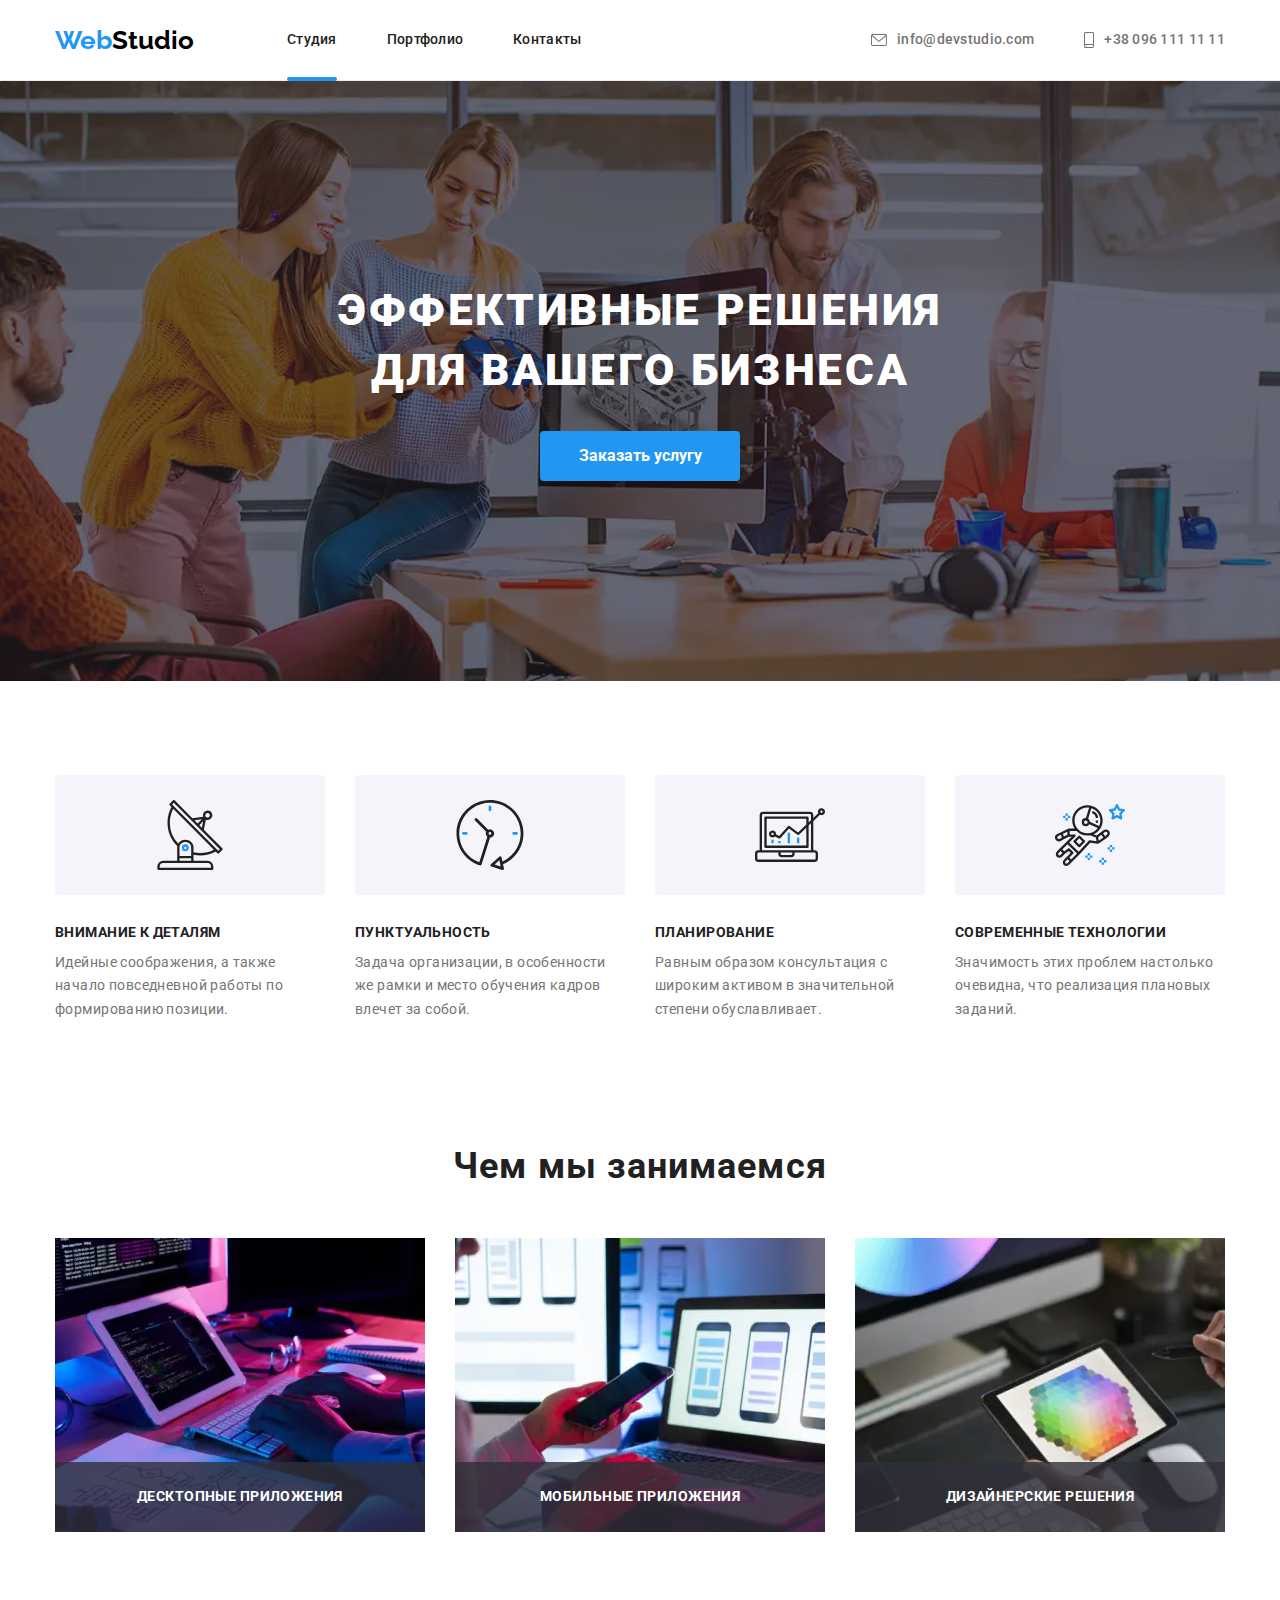
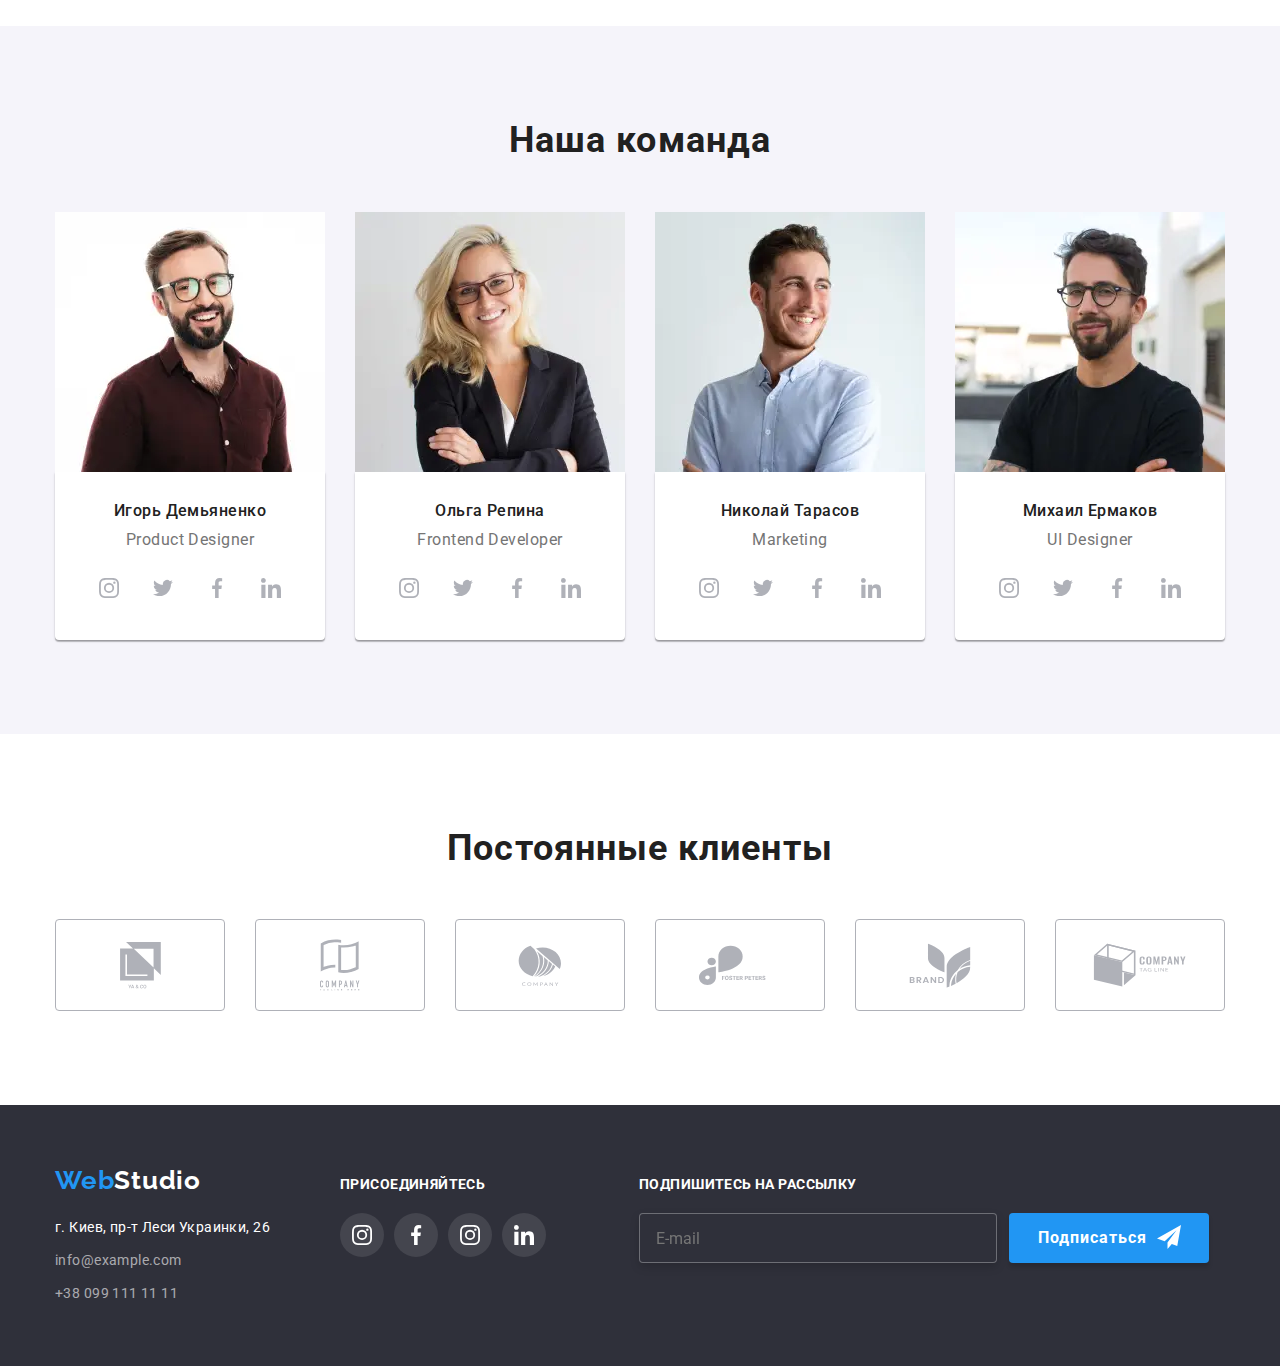
<file: index.html>
<!-- @format -->

<!DOCTYPE html>
<html lang="ru">
  <head>
    <meta charset="UTF-8" />
    <meta http-equiv="X-UA-Compatible" content="IE=edge" />
    <meta name="viewport" content="width=device-width, initial-scale=1.0" />
    <title>Document</title>
    <link
      href="https://fonts.googleapis.com/css2?family=Roboto:wght@400;500;700;900&display=swap"
      rel="stylesheet"
    />
    <link
      href="https://fonts.googleapis.com/css2?family=Raleway:wght@700&display=swap"
      rel="stylesheet"
    />
    <!-- <link
      rel="stylesheet"
      href="https://cdnjs.cloudflare.com/ajax/libs/modern-normalize/1.1.0/modern-normalize.min.css"
      integrity="sha512-wpPYUAdjBVSE4KJnH1VR1HeZfpl1ub8YT/NKx4PuQ5NmX2tKuGu6U/JRp5y+Y8XG2tV+wKQpNHVUX03MfMFn9Q=="
      crossorigin="anonymous"
      referrerpolicy="no-referrer"
    /> -->
    <!-- <link rel="stylesheet" href="./css/style.css" /> -->
    <link rel="stylesheet" href="./css/main.min.css" />
  </head>
  <body>
    <header class="page-header">
      <div class="page-header__item container">
        <!-- logo -->
        <div>
          <a href="index.html" class="logo__link link"
            ><span class="logo logo--color-blue">Web</span
            ><span>Studio</span></a
          >
        </div>

        <nav class="nav">
          <ul class="nav__item list margin padding">
            <li class="nav__list">
              <a
                href="index.html"
                class="nav__link nav__link--underscore link outline"
                >Студия</a
              >
            </li>
            <li class="nav__list">
              <a href="portfolio.html" class="nav__link link outline"
                >Портфолио</a
              >
            </li>
            <li class="nav__list">
              <a href="index.html" class="nav__link link outline">Контакты</a>
            </li>
          </ul>
        </nav>

        <ul class="contacts list margin padding">
          <li class="contacts__list">
            <a
              href="mailto:info@devstudio.com"
              class="contacts__link contacts__link--font link outline"
            >
              <svg class="contacts__icon" width="16" height="12">
                <use href="./images/icons.svg#mail"></use>
              </svg>
              info@devstudio.com</a
            >
          </li>
          <li class="contacts__list">
            <a href="tel:+380961111111" class="contacts__link link outline">
              <svg class="contacts__icon" width="10" height="16">
                <use href="./images/icons.svg#smartphone"></use>
              </svg>
              +38 096 111 11 11</a
            >
          </li>
        </ul>

        <!-- ---------======MOBILE=====---------------- -->
        <button type="button" class="mobile__button" data-menu-open>
          <svg class="mobile__icon" width="24" height="16">
            <use class="mobile__icon" href="./images/icons.svg#burger"></use>
          </svg>
        </button>

        <div class="mobile is-hidden" data-menu>
          <button
            type="button"
            class="mobile__button mobile__button--close padding"
            data-menu-close
          >
            <svg class="mobile__icon" width="24" height="16">
              <use href="./images/icons.svg#mark"></use>
            </svg>
          </button>

          <nav class="nav-mobile">
            <ul class="nav-mobile__item list margin padding">
              <li class="nav-mobile__list">
                <a href="index.html" class="nav-mobile__link link outline"
                  >Студия</a
                >
              </li>
              <li class="nav-mobile__list">
                <a href="portfolio.html" class="nav-mobile__link link outline"
                  >Портфолио</a
                >
              </li>
              <li class="nav-mobile__list">
                <a href="index.html" class="nav-mobile__link link outline"
                  >Контакты</a
                >
              </li>
            </ul>
          </nav>

          <div>
            <ul class="contacts-mobile list margin padding">
              <li class="contacts-mobile__list">
                <a
                  href="tel:+380961111111"
                  class="contacts-mobile__link link outline"
                >
                  +38 096 111 11 11</a
                >
              </li>
              <li class="contacts-mobile__list">
                <a
                  href="mailto:info@devstudio.com"
                  class="contacts-mobile__link contacts-mobile__link--font link outline"
                >
                  info@devstudio.com</a
                >
              </li>
            </ul>

            <ul class="mobile-social list margin padding">
              <li class="mobile-social__list">
                <a
                  class="mobile-social__link link"
                  href="https://www.instagram.com/"
                  >Instagram</a
                >
              </li>
              <li class="mobile-social__list">
                <a class="mobile-social__link link" href="https://twitter.com/"
                  >Twitter</a
                >
              </li>
              <li class="mobile-social__list">
                <a
                  class="mobile-social__link link"
                  href="https://www.facebook.com/"
                  >Facebook</a
                >
              </li>
              <li class="mobile-social__list">
                <a
                  class="mobile-social__link link"
                  href="https://www.linkedin.com/"
                  >Linkedin</a
                >
              </li>
            </ul>
          </div>
        </div>
      </div>
    </header>
    <main>
      <!-- Hero -->
      <section class="hero">
        <div class="hero__item container">
          <h1 class="hero__title margin">
            Эффективные решения для вашего бизнеса
          </h1>
          <button type="button" class="hero__button outline" data-modal-open>
            Заказать услугу
          </button>
        </div>
      </section>

      <!-- Details -->
      <section class="section">
        <div class="container">
          <ul class="specifics list margin padding">
            <li class="specifics__list">
              <div class="specifics__item">
                <svg class="specifics__icon" width="70" height="70">
                  <use href="./images/icons.svg#antenna"></use>
                </svg>
              </div>
              <h3 class="specifics__title margin">Внимание к деталям</h3>
              <p class="specifics__text margin">
                Идейные соображения, а также начало повседневной работы по
                формированию позиции.
              </p>
            </li>
            <li class="specifics__list">
              <div class="specifics__item">
                <svg class="specifics__icon" width="70" height="70">
                  <use href="./images/icons.svg#clock"></use>
                </svg>
              </div>
              <h3 class="specifics__title margin">Пунктуальность</h3>
              <p class="specifics__text margin">
                Задача организации, в особенности же рамки и место обучения
                кадров влечет за собой.
              </p>
            </li>
            <li class="specifics__list">
              <div class="specifics__item">
                <svg class="specifics__icon" width="70" height="70">
                  <use href="./images/icons.svg#diagram"></use>
                </svg>
              </div>
              <h3 class="specifics__title margin">Планирование</h3>
              <p class="specifics__text margin">
                Равным образом консультация с широким активом в значительной
                степени обуславливает.
              </p>
            </li>
            <li class="specifics__list">
              <div class="specifics__item">
                <svg class="specifics__icon" width="70" height="70">
                  <use href="./images/icons.svg#astronaut"></use>
                </svg>
              </div>
              <h3 class="specifics__title margin">Современные технологии</h3>
              <p class="specifics__text margin">
                Значимость этих проблем настолько очевидна, что реализация
                плановых заданий.
              </p>
            </li>
          </ul>
        </div>
      </section>

      <!--we do -->
      <section class="our-work">
        <div class="container">
          <h2 class="our-work__title margin">Чем мы занимаемся</h2>
          <ul class="our-work__item list margin padding">
            <li class="our-work__list">
              <div class="our-work__images">
                <picture>
                  <source
                    srcset="
                      ./images/img-1-1200x1.webp 1x,
                      ./images/img-1-1200x2.webp 2x
                    "
                    media="(min-width: 1200px)"
                    type="image/webp"
                  />
                  <img
                    srcset="
                      ./images/img-1-1200x1.jpg 1x,
                      ./images/img-1-1200x2.jpg 2x
                    "
                    src="./images/img-1-1200x1.jpg"
                    alt="Руки набирают код"
                  />
                </picture>
                <p class="our-work__text margin">Десктопные приложения</p>
              </div>
            </li>
            <li class="our-work__list">
              <div class="our-work__images">
                <picture>
                  <source
                    srcset="
                      ./images/img-2-1200x1.webp 1x,
                      ./images/img-2-1200x2.webp 2x
                    "
                    media="(min-width: 1200px)"
                    type="image/webp"
                  />
                  <img
                    srcset="
                      ./images/img-2-1200x1.jpg 1x,
                      ./images/img-2-1200x2.jpg 2x
                    "
                    src="./images/img-2-1200x1.jpg"
                    alt="Держит в руке телефон и работает за ноутбуком"
                  />
                </picture>
                <p class="our-work__text margin">Мобильные приложения</p>
              </div>
            </li>
            <li class="our-work__list">
              <div class="our-work__images">
                <picture>
                  <source
                    srcset="
                      ./images/img-3-1200x1.webp 1x,
                      ./images/img-3-1200x2.webp 2x
                    "
                    media="(min-width: 1200px)"
                    type="image/webp"
                  />
                  <img
                    srcset="
                      ./images/img-3-1200x1.jpg 1x,
                      ./images/img-3-1200x2.jpg 2x
                    "
                    src="./images/img-3-1200x1.jpg"
                    alt="Выберает на планшете цветовую палитру"
                  />
                </picture>

                <p class="our-work__text margin">Дизайнерские решения</p>
              </div>
            </li>
          </ul>
        </div>
      </section>

      <!-- Our team -->
      <section class="our-team section">
        <div class="container">
          <h2 class="our-team__title margin">Наша команда</h2>
          <ul class="our-team__item list margin padding">
            <li class="our-team__list">
              <picture>
                <source
                  srcset="
                    ./images/igor-450x1.webp 1x,
                    ./images/igor-450x2.webp 2x
                  "
                  media="(max-width: 768px)"
                  type="image/webp"
                />
                <source
                  srcset="
                    ./images/igor-768x1.webp 1x,
                    ./images/igor-768x2.webp 2x
                  "
                  media="(min-width: 768px) and (max-width: 1199px)"
                  type="image/webp"
                />
                <source
                  srcset="
                    ./images/igor-1200x1.webp 1x,
                    ./images/igor-1200x2.webp 2x
                  "
                  media="(min-width: 1200px)"
                  type="image/webp"
                />
                <img
                  srcset="
                    ./images/igor-450x1.jpg 1x,
                    ./images/igor-450x2.jpg 2x
                  "
                  srcset="
                    ./images/igor-768x1.jpg 1x,
                    ./images/igor-768x2.jpg 2x
                  "
                  srcset="
                    ./images/igor-1200x1.jpg 1x,
                    ./images/igor-1200x2.jpg 2x
                  "
                  src="./images/igor-450x1.jpg"
                  alt="Игорь Демьяненко"
                />
              </picture>
              <div class="our-team__description">
                <h3 class="our-team__name margin">Игорь Демьяненко</h3>
                <p class="our-team__text margin">Product Designer</p>
                <div class="social">
                  <ul class="social__item list padding">
                    <li class="social__list">
                      <a
                        class="social__link outline"
                        href="https://www.instagram.com/"
                      >
                        <svg class="social__icon" width="20" height="20">
                          <use href="./images/icons.svg#instagram"></use>
                        </svg>
                      </a>
                    </li>
                    <li class="social__list">
                      <a
                        class="social__link outline"
                        href="https://twitter.com/"
                      >
                        <svg class="social__icon" width="20" height="20">
                          <use href="./images/icons.svg#twitter"></use>
                        </svg>
                      </a>
                    </li>
                    <li class="social__list">
                      <a
                        class="social__link outline"
                        href="https://www.facebook.com/"
                      >
                        <svg class="social__icon" width="20" height="20">
                          <use href="./images/icons.svg#facebook"></use>
                        </svg>
                      </a>
                    </li>
                    <li class="social__list">
                      <a
                        class="social__link outline"
                        href="https://www.linkedin.com/"
                      >
                        <svg class="social__icon" width="20" height="20">
                          <use href="./images/icons.svg#linkedin"></use>
                        </svg>
                      </a>
                    </li>
                  </ul>
                </div>
              </div>
            </li>
            <li class="our-team__list">
              <picture>
                <source
                  srcset="
                    ./images/olga-450x1.webp 1x,
                    ./images/olga-450x2.webp 2x
                  "
                  media="(max-width: 768px)"
                  type="image/webp"
                />
                <source
                  srcset="
                    ./images/olga-768x1.webp 1x,
                    ./images/olga-768x2.webp 2x
                  "
                  media="(min-width: 768px) and (max-width: 1199px)"
                  type="image/webp"
                />
                <source
                  srcset="
                    ./images/olga-1200x1.webp 1x,
                    ./images/olga-1200x2.webp 2x
                  "
                  media="(min-width: 1200px)"
                  type="image/webp"
                />
                <img
                  srcset="
                    ./images/olga-450x1.jpg 1x,
                    ./images/olga-450x2.jpg 2x
                  "
                  srcset="
                    ./images/olga-768x1.jpg 1x,
                    ./images/olga-768x2.jpg 2x
                  "
                  srcset="
                    ./images/olga-1200x1.jpg 1x,
                    ./images/olga-1200x2.jpg 2x
                  "
                  src="./images/olga-450x1.jpg"
                  alt="Ольга Репина"
                />
              </picture>
              <div class="our-team__description">
                <h3 class="our-team__name margin">Ольга Репина</h3>
                <p class="our-team__text margin">Frontend Developer</p>
                <div class="social">
                  <ul class="social__item list padding">
                    <li class="social__list">
                      <a
                        class="social__link outline"
                        href="https://www.instagram.com/"
                      >
                        <svg class="social__icon" width="20" height="20">
                          <use href="./images/icons.svg#instagram"></use>
                        </svg>
                      </a>
                    </li>
                    <li class="social__list">
                      <a
                        class="social__link outline"
                        href="https://twitter.com/"
                      >
                        <svg class="social__icon" width="20" height="20">
                          <use href="./images/icons.svg#twitter"></use>
                        </svg>
                      </a>
                    </li>
                    <li class="social__list">
                      <a
                        class="social__link outline"
                        href="https://www.facebook.com/"
                      >
                        <svg class="social__icon" width="20" height="20">
                          <use href="./images/icons.svg#facebook"></use>
                        </svg>
                      </a>
                    </li>
                    <li class="social__list">
                      <a
                        class="social__link outline"
                        href="https://www.linkedin.com/"
                      >
                        <svg class="social__icon" width="20" height="20">
                          <use href="./images/icons.svg#linkedin"></use>
                        </svg>
                      </a>
                    </li>
                  </ul>
                </div>
              </div>
            </li>
            <li class="our-team__list">
              <picture>
                <source
                  srcset="
                    ./images/nikolay-450x1.webp 1x,
                    ./images/nikolay-450x2.webp 2x
                  "
                  media="(max-width: 768px)"
                  type="image/webp"
                />
                <source
                  srcset="
                    ./images/nikolay-768x1.webp 1x,
                    ./images/nikolay-768x2.webp 2x
                  "
                  media="(min-width: 768px) and (max-width: 1199px)"
                  type="image/webp"
                />
                <source
                  srcset="
                    ./images/nikolay-1200x1.webp 1x,
                    ./images/nikolay-1200x2.webp 2x
                  "
                  media="(min-width: 1200px)"
                  type="image/webp"
                />
                <img
                  srcset="
                    ./images/nikolay-450x1.jpg 1x,
                    ./images/nikolay-450x2.jpg 2x
                  "
                  srcset="
                    ./images/nikolay-768x1.jpg 1x,
                    ./images/nikolay-768x2.jpg 2x
                  "
                  srcset="
                    ./images/nikolay-1200x1.jpg 1x,
                    ./images/nikolay-1200x2.jpg 2x
                  "
                  src="./images/nikolay-450x1.jpg"
                  alt="Николай Тарасов"
                />
              </picture>
              <div class="our-team__description">
                <h3 class="our-team__name margin">Николай Тарасов</h3>
                <p class="our-team__text margin">Marketing</p>
                <div class="social">
                  <ul class="social__item list padding">
                    <li class="social__list">
                      <a
                        class="social__link outline"
                        href="https://www.instagram.com/"
                      >
                        <svg class="social__icon" width="20" height="20">
                          <use href="./images/icons.svg#instagram"></use>
                        </svg>
                      </a>
                    </li>
                    <li class="social__list">
                      <a
                        class="social__link outline"
                        href="https://twitter.com/"
                      >
                        <svg class="social__icon" width="20" height="20">
                          <use href="./images/icons.svg#twitter"></use>
                        </svg>
                      </a>
                    </li>
                    <li class="social__list">
                      <a
                        class="social__link outline"
                        href="https://www.facebook.com/"
                      >
                        <svg class="social__icon" width="20" height="20">
                          <use href="./images/icons.svg#facebook"></use>
                        </svg>
                      </a>
                    </li>
                    <li class="social__list">
                      <a
                        class="social__link outline"
                        href="https://www.linkedin.com/"
                      >
                        <svg class="social__icon" width="20" height="20">
                          <use href="./images/icons.svg#linkedin"></use>
                        </svg>
                      </a>
                    </li>
                  </ul>
                </div>
              </div>
            </li>
            <li class="our-team__list">
              <picture>
                <source
                  srcset="
                    ./images/mikhail-450x1.webp 1x,
                    ./images/mikhail-450x2.webp 2x
                  "
                  media="(max-width: 768px)"
                  type="image/webp"
                />
                <source
                  srcset="
                    ./images/mikhail-768x1.webp 1x,
                    ./images/mikhail-768x2.webp 2x
                  "
                  media="(min-width: 768px) and (max-width: 1199px)"
                  type="image/webp"
                />
                <source
                  srcset="
                    ./images/mikhail-1200x1.webp 1x,
                    ./images/mikhail-1200x2.webp 2x
                  "
                  media="(min-width: 1200px)"
                  type="image/webp"
                />
                <img
                  srcset="
                    ./images/mikhail-450x1.jpg 1x,
                    ./images/mikhail-450x2.jpg 2x
                  "
                  srcset="
                    ./images/mikhail-768x1.jpg 1x,
                    ./images/mikhail-768x2.jpg 2x
                  "
                  srcset="
                    ./images/mikhail-1200x1.jpg 1x,
                    ./images/mikhail-1200x2.jpg 2x
                  "
                  src="./images/mikhail-450x1.jpg"
                  alt="Михаил Ермаков"
                />
              </picture>
              <div class="our-team__description">
                <h3 class="our-team__name margin">Михаил Ермаков</h3>
                <p class="our-team__text margin">UI Designer</p>
                <div class="social">
                  <ul class="social__item list padding">
                    <li class="social__list">
                      <a
                        class="social__link outline"
                        href="https://www.instagram.com/"
                      >
                        <svg class="social__icon" width="20" height="20">
                          <use href="./images/icons.svg#instagram"></use>
                        </svg>
                      </a>
                    </li>
                    <li class="social__list">
                      <a
                        class="social__link outline"
                        href="https://twitter.com/"
                      >
                        <svg class="social__icon" width="20" height="20">
                          <use href="./images/icons.svg#twitter"></use>
                        </svg>
                      </a>
                    </li>
                    <li class="social__list">
                      <a
                        class="social__link outline"
                        href="https://www.facebook.com/"
                      >
                        <svg class="social__icon" width="20" height="20">
                          <use href="./images/icons.svg#facebook"></use>
                        </svg>
                      </a>
                    </li>
                    <li class="social__list">
                      <a
                        class="social__link outline"
                        href="https://www.linkedin.com/"
                      >
                        <svg class="social__icon" width="20" height="20">
                          <use href="./images/icons.svg#linkedin"></use>
                        </svg>
                      </a>
                    </li>
                  </ul>
                </div>
              </div>
            </li>
          </ul>
        </div>
      </section>

      <section class="section">
        <div class="container">
          <h2 class="regular-customers__title margin">Постоянные клиенты</h2>
          <ul class="regular-customers__item list margin padding">
            <li class="regular-customers__list">
              <a href="/" class="regular-customers__link outline">
                <svg class="regular-customers__icon" width="41" height="46.7">
                  <use href="./images/icons.svg#group"></use>
                </svg>
              </a>
            </li>
            <li class="regular-customers__list">
              <a href="/" class="regular-customers__link outline">
                <svg class="regular-customers__icon" width="40" height="52">
                  <use href="./images/icons.svg#group-1"></use>
                </svg>
              </a>
            </li>
            <li class="regular-customers__list">
              <a href="/" class="regular-customers__link outline">
                <svg
                  class="regular-customers__icon"
                  width="43.46"
                  height="41.18"
                >
                  <use href="./images/icons.svg#group-2"></use>
                </svg>
              </a>
            </li>
            <li class="regular-customers__list">
              <a href="/" class="regular-customers__link outline">
                <svg
                  class="regular-customers__icon"
                  width="84.44"
                  height="40.62"
                >
                  <use href="./images/icons.svg#group-3"></use>
                </svg>
              </a>
            </li>
            <li class="regular-customers__list">
              <a href="/" class="regular-customers__link outline">
                <svg
                  class="regular-customers__icon"
                  width="62.54"
                  height="45.43"
                >
                  <use href="./images/icons.svg#group-4"></use>
                </svg>
              </a>
            </li>
            <li class="regular-customers__list">
              <a href="/" class="regular-customers__link outline">
                <svg
                  class="regular-customers__icon"
                  width="93.79"
                  height="43.93"
                >
                  <use href="./images/icons.svg#group-5"></use>
                </svg>
              </a>
            </li>
          </ul>
        </div>
      </section>
    </main>

    <footer class="page-footer">
      <div class="page-footer__item container">
        <div>
          <div class="logo">
            <a href="index.html" class="page-footer__logo link"
              ><span class="logo__text--blue">Web</span><span>Studio</span></a
            >
          </div>

          <div class="page-footer__content">
            <address class="page-footer__address">
              г. Киев, пр-т Леси Украинки, 26
            </address>
            <address>
              <ul class="list margin padding">
                <li class="page-footer__list">
                  <a
                    href="mailto:info@example.com"
                    class="page-footer__link link"
                    >info@example.com</a
                  >
                </li>
                <li class="page-footer__list">
                  <a href="tel:+380991111111" class="page-footer__link link"
                    >+38 099 111 11 11</a
                  >
                </li>
              </ul>
            </address>
          </div>
        </div>
        <div class="join">
          <h3 class="join__title margin">присоединяйтесь</h3>

          <div>
            <ul class="join__item list padding margin">
              <li class="join__list">
                <a class="join__link outline" href="https://www.instagram.com/">
                  <svg class="join__icon" width="20" height="20">
                    <use href="./images/icons.svg#instagram"></use>
                  </svg>
                </a>
              </li>
              <li class="join__list">
                <a class="join__link outline" href="https://www.facebook.com/">
                  <svg class="join__icon" width="20" height="20">
                    <use href="./images/icons.svg#facebook"></use>
                  </svg>
                </a>
              </li>
              <li class="join__list">
                <a class="join__link outline" href="https://www.instagram.com/">
                  <svg class="join__icon" width="20" height="20">
                    <use href="./images/icons.svg#instagram"></use>
                  </svg>
                </a>
              </li>
              <li class="join__list">
                <a class="join__link outline" href="https://www.linkedin.com/">
                  <svg class="join__icon" width="20" height="20">
                    <use href="./images/icons.svg#linkedin"></use>
                  </svg>
                </a>
              </li>
            </ul>
          </div>
        </div>

        <div class="send">
          <h2 class="send__title margin">Подпишитесь на рассылку</h2>
          <div class="send__item">
            <input
              class="send__input"
              type="text"
              name=""
              placeholder="E-mail"
            />
            <button class="send__button" type="submit">Подписаться</button>
            <svg class="send__icon" width="24" height="24">
              <use href="./images/icons.svg#send"></use>
            </svg>
          </div>
        </div>
      </div>
    </footer>

    <div class="backdrop is-hidden" data-modal>
      <div class="backdrop__item">
        <button type="button" class="backdrop__btn" data-modal-close>
          <svg class="backdrop__icon" width="11" height="11">
            <use href="./images/icons.svg#mark"></use>
          </svg>
        </button>
        <h2 class="backdrop__title margin">
          Оставьте свои данные, мы вам перезвоним
        </h2>
        <form autocomplete="off">
          <div class="form__item form__item--position">
            <label class="form__label" for="name">Имя</label>
            <input
              class="form__input"
              type="name"
              value=""
              id="name"
              name="user_name"
              placeholder=" "
            />
            <svg class="form__icon" width="18" height="18">
              <use href="./images/icons.svg#person"></use>
            </svg>
          </div>

          <div class="form__item form__item--position">
            <label class="form__label" for="tel">Телефон</label>
            <input
              class="form__input"
              type="tel"
              value=""
              id="tel"
              name="user_phone"
              placeholder=" "
            />
            <svg class="form__icon" width="18" height="18">
              <use href="./images/icons.svg#phone"></use>
            </svg>
          </div>

          <div class="form__item form__item--position">
            <label class="form__label" for="email">Почта</label>
            <input
              class="form__input"
              type="email"
              value=""
              id="email"
              name="user_email"
              placeholder=" "
            />
            <svg class="form__icon" width="18" height="18">
              <use href="./images/icons.svg#email"></use>
            </svg>
          </div>

          <div class="form__item">
            <label class="form__label">Комментарий</label>
            <textarea
              class="form__textarea"
              name="users_comments"
              placeholder="Введите текст"
            ></textarea>
          </div>

          <div class="check-box">
            <label class="check-box__label" for="checkbox">
              <input
                class="check-box__input"
                type="checkbox"
                value=""
                id="checkbox"
                name="user_checkbox"
                placeholder=" "
              />
              <svg class="check-box__icon" width="16" height="15">
                <use href="./images/icons.svg#check"></use>
              </svg>
              Соглашаюсь с рассылкой и принимаю
              <a href="/" class="check-box__link">Условия договора</a></label
            >
          </div>

          <div class="submit">
            <button class="submit__button" type="submit">Отправить</button>
          </div>
        </form>
      </div>
    </div>
    <script src="./js/mobile-menu.js"></script>
    <script src="./js/modal.js"></script>
  </body>
</html>
</file>
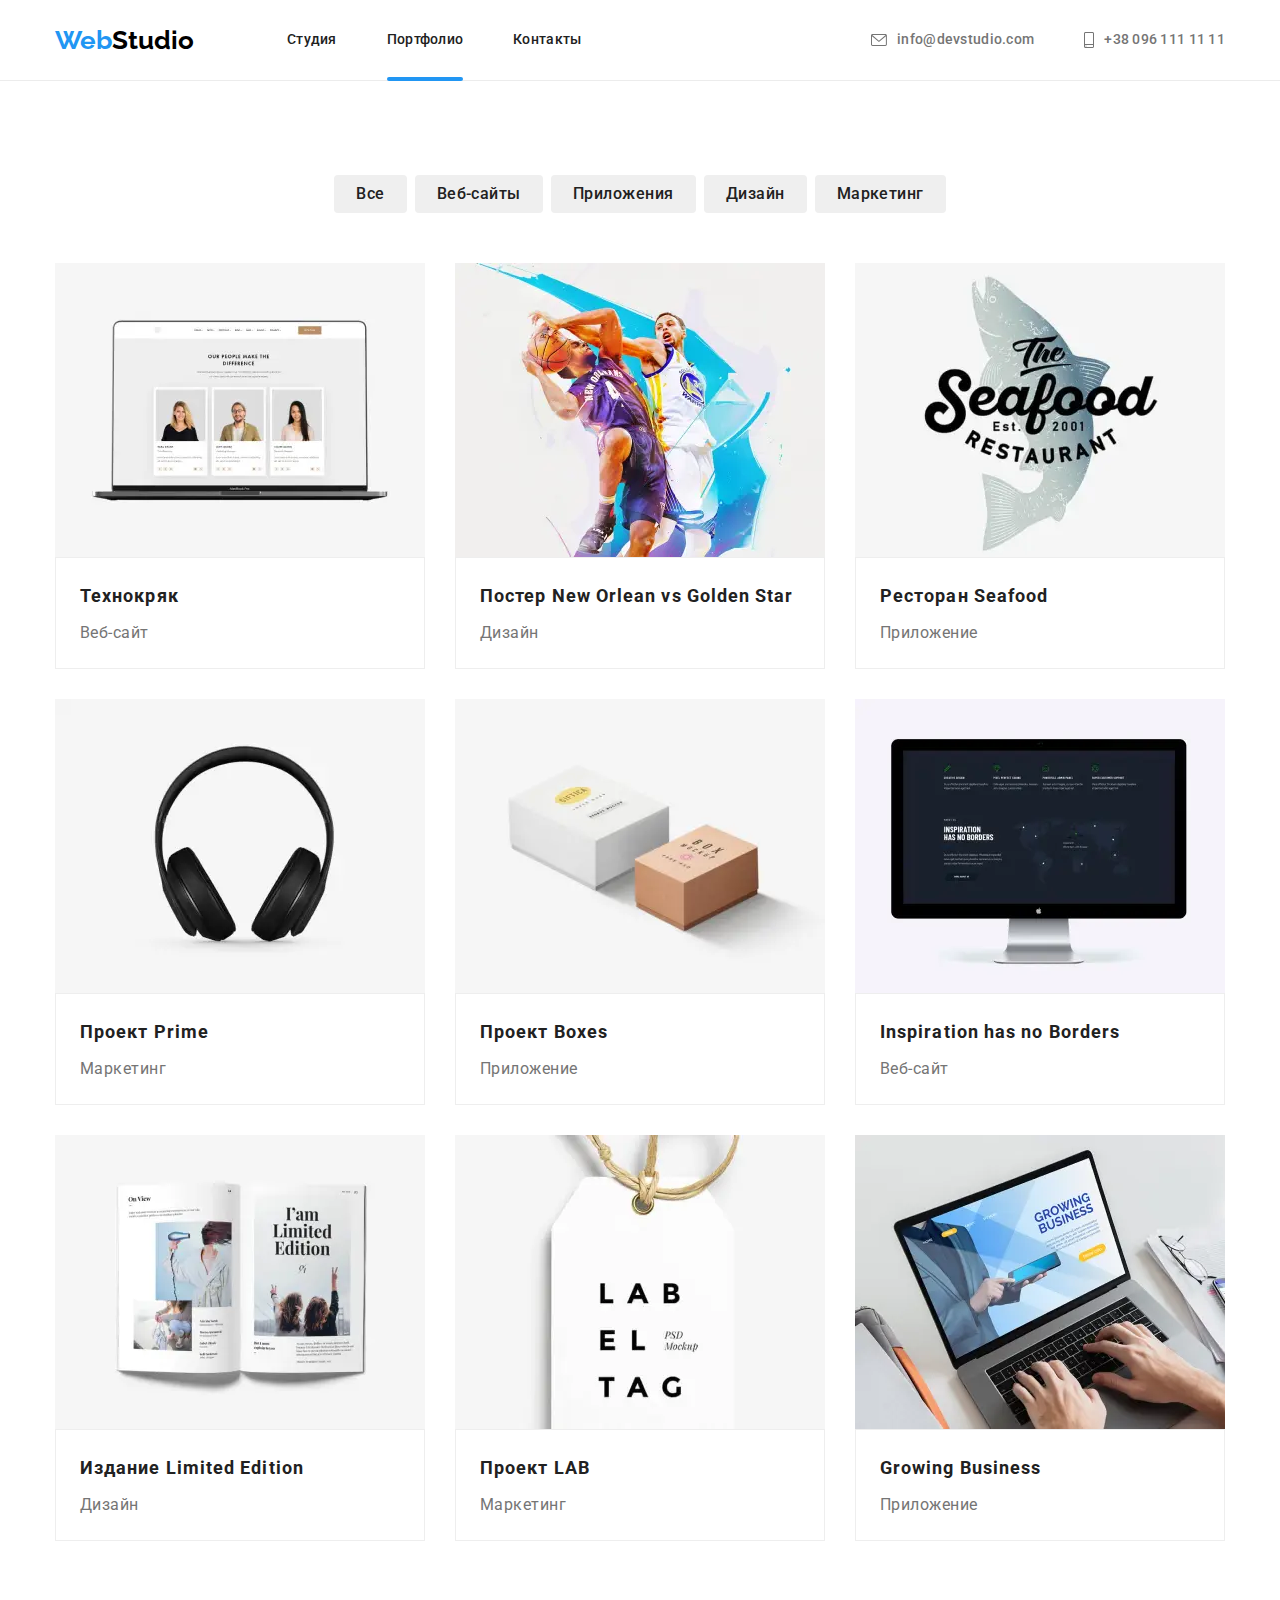
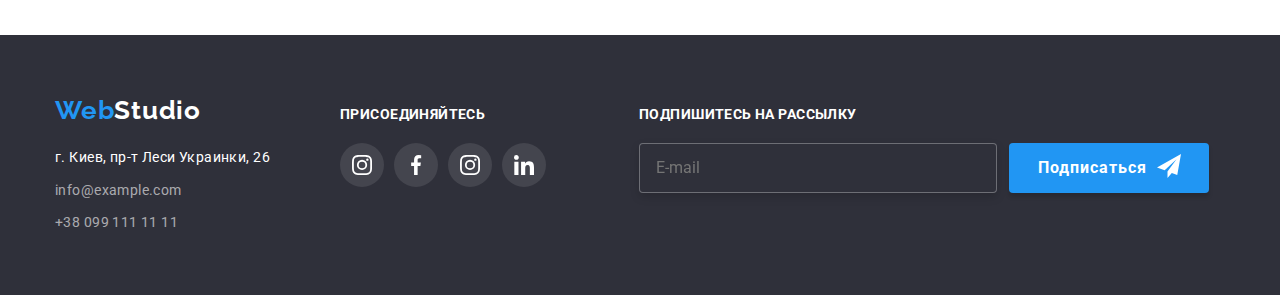
<file: portfolio.html>
<!-- @format -->

<!DOCTYPE html>
<html lang="ru">
  <head>
    <meta charset="UTF-8" />
    <meta http-equiv="X-UA-Compatible" content="IE=edge" />
    <meta name="viewport" content="width=device-width, initial-scale=1.0" />
    <title>Document</title>
    <link
      href="https://fonts.googleapis.com/css2?family=Roboto:wght@400;500;700;900&display=swap"
      rel="stylesheet"
    />
    <link
      href="https://fonts.googleapis.com/css2?family=Raleway:wght@700&display=swap"
      rel="stylesheet"
    />
    <!-- <link
      rel="stylesheet"
      href="https://cdnjs.cloudflare.com/ajax/libs/modern-normalize/1.1.0/modern-normalize.min.css"
      integrity="sha512-wpPYUAdjBVSE4KJnH1VR1HeZfpl1ub8YT/NKx4PuQ5NmX2tKuGu6U/JRp5y+Y8XG2tV+wKQpNHVUX03MfMFn9Q=="
      crossorigin="anonymous"
      referrerpolicy="no-referrer"
    /> -->
    <!-- <link rel="stylesheet" href="./css/style.css" /> -->
    <link rel="stylesheet" href="./css/main.min.css" />
  </head>
  <body>
    <header class="page-header">
      <div class="page-header__item container">
        <!-- logo -->
        <div>
          <a href="index.html" class="logo__link link"
            ><span class="logo logo--color-blue">Web</span
            ><span>Studio</span></a
          >
        </div>

        <nav class="nav">
          <ul class="nav__item list margin padding">
            <li class="nav__list">
              <a href="index.html" class="nav__link link outline">Студия</a>
            </li>
            <li class="nav__list">
              <a
                href="portfolio.html"
                class="nav__link nav__link--underscore link outline"
                >Портфолио</a
              >
            </li>
            <li class="nav__list">
              <a href="index.html" class="nav__link link outline">Контакты</a>
            </li>
          </ul>
        </nav>

        <ul class="contacts list margin padding">
          <li class="contacts__list">
            <a
              href="mailto:info@devstudio.com"
              class="contacts__link contacts__link--font link outline"
            >
              <svg class="contacts__icon" width="16" height="12">
                <use href="./images/icons.svg#mail"></use>
              </svg>
              info@devstudio.com</a
            >
          </li>
          <li class="contacts__list">
            <a href="tel:+380961111111" class="contacts__link link outline">
              <svg class="contacts__icon" width="10" height="16">
                <use href="./images/icons.svg#smartphone"></use>
              </svg>
              +38 096 111 11 11</a
            >
          </li>
        </ul>

        <!-- ---------======MOBILE=====---------------- -->
        <button type="button" class="mobile__button" data-menu-open>
          <svg class="mobile__icon" width="24" height="16">
            <use class="mobile__icon" href="./images/icons.svg#burger"></use>
          </svg>
        </button>

        <div class="mobile is-hidden" data-menu>
          <button
            type="button"
            class="mobile__button mobile__button--close padding"
            data-menu-close
          >
            <svg class="mobile__icon" width="24" height="16">
              <use href="./images/icons.svg#mark"></use>
            </svg>
          </button>

          <nav class="nav-mobile">
            <ul class="nav-mobile__item list margin padding">
              <li class="nav-mobile__list">
                <a href="index.html" class="nav-mobile__link link outline"
                  >Студия</a
                >
              </li>
              <li class="nav-mobile__list">
                <a href="portfolio.html" class="nav-mobile__link link outline"
                  >Портфолио</a
                >
              </li>
              <li class="nav-mobile__list">
                <a href="index.html" class="nav-mobile__link link outline"
                  >Контакты</a
                >
              </li>
            </ul>
          </nav>

          <ul class="contacts-mobile list margin padding">
            <li class="contacts-mobile__list">
              <a
                href="tel:+380961111111"
                class="contacts-mobile__link link outline"
              >
                +38 096 111 11 11</a
              >
            </li>
            <li class="contacts-mobile__list">
              <a
                href="mailto:info@devstudio.com"
                class="contacts-mobile__link contacts-mobile__link--font link outline"
              >
                info@devstudio.com</a
              >
            </li>
          </ul>

          <ul class="mobile-social list margin padding">
            <li class="mobile-social__list">
              <a
                class="mobile-social__link link"
                href="https://www.instagram.com/"
                >Instagram</a
              >
            </li>
            <li class="mobile-social__list">
              <a class="mobile-social__link link" href="https://twitter.com/"
                >Twitter</a
              >
            </li>
            <li class="mobile-social__list">
              <a
                class="mobile-social__link link"
                href="https://www.facebook.com/"
                >Facebook</a
              >
            </li>
            <li class="mobile-social__list">
              <a
                class="mobile-social__link link"
                href="https://www.linkedin.com/"
                >Linkedin</a
              >
            </li>
          </ul>
        </div>
      </div>
    </header>

    <main>
      <section class="section">
        <!-- anchors -->

        <div class="container">
          <ul class="anchors list margin padding">
            <li class="anchors__list">
              <button type="button" class="anchors__button outline">Все</button>
            </li>
            <li class="anchors__list">
              <button type="button" class="anchors__button outline">
                Веб-сайты
              </button>
            </li>
            <li class="anchors__list">
              <button type="button" class="anchors__button outline">
                Приложения
              </button>
            </li>
            <li class="anchors__list">
              <button type="button" class="anchors__button outline">
                Дизайн
              </button>
            </li>
            <li class="anchors__list">
              <button type="button" class="anchors__button outline">
                Маркетинг
              </button>
            </li>
          </ul>
        </div>

        <!-- Portfolio -->
        <div class="container">
          <ul class="portfolio list margin padding">
            <li class="portfolio__list">
              <div class="portfolio__item">
                <picture>
                  <source
                    srcset="
                      ./images/portfolio-1-450x1.webp 1x,
                      ./images/portfolio-1-450x2.webp 2x
                    "
                    media="(max-width: 768px)"
                    type="image/webp"
                  />
                  <source
                    srcset="
                      ./images/portfolio-1-768x1.webp 1x,
                      ./images/portfolio-1-768x2.webp 2x
                    "
                    media="(min-width: 768px) and (max-width: 1199px)"
                    type="image/webp"
                  />
                  <source
                    srcset="
                      ./images/portfolio-1-1200x1.webp 1x,
                      ./images/portfolio-1-1200x2.webp 2x
                    "
                    media="(min-width: 1200px)"
                    type="image/webp"
                  />
                  <img
                    srcset="
                      ./images/portfolio-1-450x1.jpg 1x,
                      ./images/portfolio-1-450x2.jpg 2x
                    "
                    srcset="
                      ./images/portfolio-1-768x1.jpg 1x,
                      ./images/portfolio-1-768x2.jpg 2x
                    "
                    srcset="
                      ./images/iportfolio-1-1200x1.jpg 1x,
                      ./images/iportfolio-1-1200x2.jpg 2x
                    "
                    src="./images/portfolio-1-450x1.jpg"
                    alt="Фото-картки на ноутбуке"
                  />
                </picture>
                <p class="portfolio__hover margin">
                  Ресурс предлагает комплексные предложения с разным уровнем
                  функционала и сервисов. Все это позволит посетителю получить
                  исчерпывающие сведения о компании или частном лице.
                </p>
              </div>
              <div
                class="portfolio__description portfolio__description--padding"
              >
                <h3 class="portfolio__title margin">Технокряк</h3>
                <p class="portfolio__text margin">Веб-сайт</p>
              </div>
            </li>
            <li class="portfolio__list">
              <picture>
                <source
                  srcset="
                    ./images/portfolio-2-450x1.webp 1x,
                    ./images/portfolio-2-450x2.webp 2x
                  "
                  media="(max-width: 768px)"
                  type="image/webp"
                />
                <source
                  srcset="
                    ./images/portfolio-2-768x1.webp 1x,
                    ./images/portfolio-2-768x2.webp 2x
                  "
                  media="(min-width: 768px) and (max-width: 1199px)"
                  type="image/webp"
                />
                <source
                  srcset="
                    ./images/portfolio-2-1200x1.webp 1x,
                    ./images/portfolio-2-1200x2.webp 2x
                  "
                  media="(min-width: 1200px)"
                  type="image/webp"
                />
                <img
                  srcset="
                    ./images/portfolio-2-450x1.jpg 1x,
                    ./images/portfolio-2-450x2.jpg 2x
                  "
                  srcset="
                    ./images/portfolio-2-768x1.jpg 1x,
                    ./images/portfolio-2-768x2.jpg 2x
                  "
                  srcset="
                    ./images/iportfolio-2-1200x1.jpg 1x,
                    ./images/iportfolio-2-1200x2.jpg 2x
                  "
                  src="./images/portfolio-2-450x1.jpg"
                  alt="Баскетболисты с мячом"
                />
              </picture>

              <div class="portfolio__description">
                <h3 class="portfolio__title margin">
                  Постер New Orlean vs Golden Star
                </h3>
                <p class="portfolio__text margin">Дизайн</p>
              </div>
            </li>
            <li class="portfolio__list">
              <picture>
                <source
                  srcset="
                    ./images/portfolio-3-450x1.webp 1x,
                    ./images/portfolio-3-450x2.webp 2x
                  "
                  media="(max-width: 768px)"
                  type="image/webp"
                />
                <source
                  srcset="
                    ./images/portfolio-3-768x1.webp 1x,
                    ./images/portfolio-3-768x2.webp 2x
                  "
                  media="(min-width: 768px) and (max-width: 1199px)"
                  type="image/webp"
                />
                <source
                  srcset="
                    ./images/portfolio-3-1200x1.webp 1x,
                    ./images/portfolio-3-1200x2.webp 2x
                  "
                  media="(min-width: 1200px)"
                  type="image/webp"
                />
                <img
                  srcset="
                    ./images/portfolio-3-450x1.jpg 1x,
                    ./images/portfolio-3-450x2.jpg 2x
                  "
                  srcset="
                    ./images/portfolio-3-768x1.jpg 1x,
                    ./images/portfolio-3-768x2.jpg 2x
                  "
                  srcset="
                    ./images/iportfolio-3-1200x1.jpg 1x,
                    ./images/iportfolio-3-1200x2.jpg 2x
                  "
                  src="./images/portfolio-3-450x1.jpg"
                  alt="Логотип ресторана"
                />
              </picture>
              <div class="portfolio__description">
                <h3 class="portfolio__title margin">Ресторан Seafood</h3>
                <p class="portfolio__text margin">Приложение</p>
              </div>
            </li>
            <li class="portfolio__list">
              <picture>
                <source
                  srcset="
                    ./images/portfolio-4-450x1.webp 1x,
                    ./images/portfolio-4-450x2.webp 2x
                  "
                  media="(max-width: 768px)"
                  type="image/webp"
                />
                <source
                  srcset="
                    ./images/portfolio-4-768x1.webp 1x,
                    ./images/portfolio-4-768x2.webp 2x
                  "
                  media="(min-width: 768px) and (max-width: 1199px)"
                  type="image/webp"
                />
                <source
                  srcset="
                    ./images/portfolio-4-1200x1.webp 1x,
                    ./images/portfolio-4-1200x2.webp 2x
                  "
                  media="(min-width: 1200px)"
                  type="image/webp"
                />
                <img
                  srcset="
                    ./images/portfolio-4-450x1.jpg 1x,
                    ./images/portfolio-4-450x2.jpg 2x
                  "
                  srcset="
                    ./images/portfolio-4-768x1.jpg 1x,
                    ./images/portfolio-4-768x2.jpg 2x
                  "
                  srcset="
                    ./images/iportfolio-4-1200x1.jpg 1x,
                    ./images/iportfolio-4-1200x2.jpg 2x
                  "
                  src="./images/portfolio-4-450x1.jpg"
                  alt="Безпроводные наушники"
                />
              </picture>
              <div class="portfolio__description">
                <h3 class="portfolio__title margin">Проект Prime</h3>
                <p class="portfolio__text margin">Маркетинг</p>
              </div>
            </li>
            <li class="portfolio__list">
              <picture>
                <source
                  srcset="
                    ./images/portfolio-5-450x1.webp 1x,
                    ./images/portfolio-5-450x2.webp 2x
                  "
                  media="(max-width: 768px)"
                  type="image/webp"
                />
                <source
                  srcset="
                    ./images/portfolio-5-768x1.webp 1x,
                    ./images/portfolio-5-768x2.webp 2x
                  "
                  media="(min-width: 768px) and (max-width: 1199px)"
                  type="image/webp"
                />
                <source
                  srcset="
                    ./images/portfolio-5-1200x1.webp 1x,
                    ./images/portfolio-5-1200x2.webp 2x
                  "
                  media="(min-width: 1200px)"
                  type="image/webp"
                />
                <img
                  srcset="
                    ./images/portfolio-5-450x1.jpg 1x,
                    ./images/portfolio-5-450x2.jpg 2x
                  "
                  srcset="
                    ./images/portfolio-5-768x1.jpg 1x,
                    ./images/portfolio-5-768x2.jpg 2x
                  "
                  srcset="
                    ./images/iportfolio-5-1200x1.jpg 1x,
                    ./images/iportfolio-5-1200x2.jpg 2x
                  "
                  src="./images/portfolio-5-450x1.jpg"
                  alt="Картонные коробки"
                />
              </picture>
              <div class="portfolio__description">
                <h3 class="portfolio__title margin">Проект Boxes</h3>
                <p class="portfolio__text margin">Приложение</p>
              </div>
            </li>
            <li class="portfolio__list">
              <picture>
                <source
                  srcset="
                    ./images/portfolio-6-450x1.webp 1x,
                    ./images/portfolio-6-450x2.webp 2x
                  "
                  media="(max-width: 768px)"
                  type="image/webp"
                />
                <source
                  srcset="
                    ./images/portfolio-6-768x1.webp 1x,
                    ./images/portfolio-6-768x2.webp 2x
                  "
                  media="(min-width: 768px) and (max-width: 1199px)"
                  type="image/webp"
                />
                <source
                  srcset="
                    ./images/portfolio-6-1200x1.webp 1x,
                    ./images/portfolio-6-1200x2.webp 2x
                  "
                  media="(min-width: 1200px)"
                  type="image/webp"
                />
                <img
                  srcset="
                    ./images/portfolio-6-450x1.jpg 1x,
                    ./images/portfolio-6-450x2.jpg 2x
                  "
                  srcset="
                    ./images/portfolio-6-768x1.jpg 1x,
                    ./images/portfolio-6-768x2.jpg 2x
                  "
                  srcset="
                    ./images/iportfolio-6-1200x1.jpg 1x,
                    ./images/iportfolio-6-1200x2.jpg 2x
                  "
                  src="./images/portfolio-6-450x1.jpg"
                  alt="Монитор компютера"
                />
              </picture>
              <div class="portfolio__description">
                <h3 class="portfolio__title margin">
                  Inspiration has no Borders
                </h3>
                <p class="portfolio__text margin">Веб-сайт</p>
              </div>
            </li>
            <li class="portfolio__list">
              <picture>
                <source
                  srcset="
                    ./images/portfolio-7-450x1.webp 1x,
                    ./images/portfolio-7-450x2.webp 2x
                  "
                  media="(max-width: 768px)"
                  type="image/webp"
                />
                <source
                  srcset="
                    ./images/portfolio-7-768x1.webp 1x,
                    ./images/portfolio-7-768x2.webp 2x
                  "
                  media="(min-width: 768px) and (max-width: 1199px)"
                  type="image/webp"
                />
                <source
                  srcset="
                    ./images/portfolio-7-1200x1.webp 1x,
                    ./images/portfolio-7-1200x2.webp 2x
                  "
                  media="(min-width: 1200px)"
                  type="image/webp"
                />
                <img
                  srcset="
                    ./images/portfolio-7-450x1.jpg 1x,
                    ./images/portfolio-7-450x2.jpg 2x
                  "
                  srcset="
                    ./images/portfolio-7-768x1.jpg 1x,
                    ./images/portfolio-7-768x2.jpg 2x
                  "
                  srcset="
                    ./images/iportfolio-7-1200x1.jpg 1x,
                    ./images/iportfolio-7-1200x2.jpg 2x
                  "
                  src="./images/portfolio-7-450x1.jpg"
                  alt="Книга"
                />
              </picture>
              <div class="portfolio__description">
                <h3 class="portfolio__title margin">Издание Limited Edition</h3>
                <p class="portfolio__text margin">Дизайн</p>
              </div>
            </li>
            <li class="portfolio__list">
              <picture>
                <source
                  srcset="
                    ./images/portfolio-8-450x1.webp 1x,
                    ./images/portfolio-8-450x2.webp 2x
                  "
                  media="(max-width: 768px)"
                  type="image/webp"
                />
                <source
                  srcset="
                    ./images/portfolio-8-768x1.webp 1x,
                    ./images/portfolio-8-768x2.webp 2x
                  "
                  media="(min-width: 768px) and (max-width: 1199px)"
                  type="image/webp"
                />
                <source
                  srcset="
                    ./images/portfolio-8-1200x1.webp 1x,
                    ./images/portfolio-8-1200x2.webp 2x
                  "
                  media="(min-width: 1200px)"
                  type="image/webp"
                />
                <img
                  srcset="
                    ./images/portfolio-8-450x1.jpg 1x,
                    ./images/portfolio-8-450x2.jpg 2x
                  "
                  srcset="
                    ./images/portfolio-8-768x1.jpg 1x,
                    ./images/portfolio-8-768x2.jpg 2x
                  "
                  srcset="
                    ./images/iportfolio-8-1200x1.jpg 1x,
                    ./images/iportfolio-8-1200x2.jpg 2x
                  "
                  src="./images/portfolio-8-450x1.jpg"
                  alt="Ярлык магазина"
                />
              </picture>
              <div class="portfolio__description">
                <h3 class="portfolio__title margin">Проект LAB</h3>
                <p class="portfolio__text margin">Маркетинг</p>
              </div>
            </li>
            <li class="portfolio__list">
              <picture>
                <source
                  srcset="
                    ./images/portfolio-9-450x1.webp 1x,
                    ./images/portfolio-9-450x2.webp 2x
                  "
                  media="(max-width: 768px)"
                  type="image/webp"
                />
                <source
                  srcset="
                    ./images/portfolio-9-768x1.webp 1x,
                    ./images/portfolio-9-768x2.webp 2x
                  "
                  media="(min-width: 768  px) and (max-width: 1199px)"
                  type="image/webp"
                />
                <source
                  srcset="
                    ./images/portfolio-9-1200x1.webp 1x,
                    ./images/portfolio-9-1200x2.webp 2x
                  "
                  media="(min-width: 1200px)"
                  type="image/webp"
                />
                <img
                  srcset="
                    ./images/portfolio-9-450x1.jpg 1x,
                    ./images/portfolio-9-450x2.jpg 2x
                  "
                  srcset="
                    ./images/portfolio-9-768x1.jpg 1x,
                    ./images/portfolio-9-768x2.jpg 2x
                  "
                  srcset="
                    ./images/iportfolio-9-1200x1.jpg 1x,
                    ./images/iportfolio-9-1200x2.jpg 2x
                  "
                  src="./images/portfolio-9-450x1.jpg"
                  alt="Руки роботающие по ноутбуке"
                />
              </picture>
              <div class="portfolio__description">
                <h3 class="portfolio__title margin">Growing Business</h3>
                <p class="portfolio__text margin">Приложение</p>
              </div>
            </li>
          </ul>
        </div>
      </section>
    </main>

    <footer class="page-footer">
      <div class="page-footer__item container">
        <div>
          <div class="logo">
            <a href="index.html" class="page-footer__logo link"
              ><span class="logo__text--blue">Web</span><span>Studio</span></a
            >
          </div>

          <div class="page-footer__content">
            <address class="page-footer__address">
              г. Киев, пр-т Леси Украинки, 26
            </address>
            <address>
              <ul class="list margin padding">
                <li class="page-footer__list">
                  <a
                    href="mailto:info@example.com"
                    class="page-footer__link link"
                    >info@example.com</a
                  >
                </li>
                <li class="page-footer__list">
                  <a href="tel:+380991111111" class="page-footer__link link"
                    >+38 099 111 11 11</a
                  >
                </li>
              </ul>
            </address>
          </div>
        </div>
        <div class="join">
          <h3 class="join__title margin">присоединяйтесь</h3>

          <div>
            <ul class="join__item list padding">
              <li class="join__list">
                <a class="join__link outline" href="https://www.instagram.com/">
                  <svg class="join__icon" width="20" height="20">
                    <use href="./images/icons.svg#instagram"></use>
                  </svg>
                </a>
              </li>
              <li class="join__list">
                <a class="join__link outline" href="https://www.facebook.com/">
                  <svg class="join__icon" width="20" height="20">
                    <use href="./images/icons.svg#facebook"></use>
                  </svg>
                </a>
              </li>
              <li class="join__list">
                <a class="join__link outline" href="https://www.instagram.com/">
                  <svg class="join__icon" width="20" height="20">
                    <use href="./images/icons.svg#instagram"></use>
                  </svg>
                </a>
              </li>
              <li class="join__list">
                <a class="join__link outline" href="https://www.linkedin.com/">
                  <svg class="join__icon" width="20" height="20">
                    <use href="./images/icons.svg#linkedin"></use>
                  </svg>
                </a>
              </li>
            </ul>
          </div>
        </div>

        <div class="send">
          <h2 class="send__title margin">Подпишитесь на рассылку</h2>
          <div class="send__item">
            <input
              class="send__input"
              type="text"
              name=""
              placeholder="E-mail"
            />
            <button class="send__button" type="submit">Подписаться</button>
            <svg class="send__icon" width="24" height="24">
              <use href="./images/icons.svg#send"></use>
            </svg>
          </div>
        </div>
      </div>
    </footer>
    <script src="./js/mobile-menu.js"></script>
  </body>
</html>
</file>
<file: css/style.css>
/** @format */

body {
  font-family: "Roboto", "Railway", sans-serif;
  color: #000000;
}

/* Global class */

.container {
  width: 1200px;
  padding-left: 15px;
  padding-right: 15px;
  margin-left: auto;
  margin-right: auto;
}

.section {
  padding-top: 94px;
  padding-bottom: 94px;
}

.list {
  list-style: none;
}

.link {
  text-decoration: none;
}

.outline {
  outline: none;
}

.margin-padding {
  padding: 0;
  margin: 0;
}

/* -------________---------- */
.specifics__text,
.our-team__text {
  margin-top: 10px;
}

.nav__list:not(:last-child),
.contacts__list:not(:last-child) {
  margin-right: 50px;
}

.our-work__title,
.our-team__title,
.regular-customers__title {
  margin-bottom: 50px;
}

.our-work__list:not(:last-child),
.our-team__list:not(:last-child),
.specifics__list:not(:last-child),
.regular-customers__list:not(:last-child) {
  margin-right: 30px;
}

.our-team__link:not(:last-child),
.join__link:not(:last-child) {
  margin-right: 10px;
}

img {
  display: block;
  max-width: 100%;
}

/* page-header */
.page-header {
  border-bottom: 1px solid #ececec;
}

.page-header__item {
  height: 80px;

  display: flex;
  align-items: center;
}

.logo__link {
  font-family: Raleway;
  font-style: normal;
  font-weight: bold;
  font-size: 26px;
  line-height: 1.19;

  color: #000000;
}

.logo--color-blue {
  color: #2196f3;
}

.nav {
  margin-left: 93px;
}
.nav__item {
  display: flex;
}

.nav__list {
  position: relative;
}
.nav__link {
  display: block;
  padding: 32px 0;
  font-style: normal;
  font-weight: 500;
  font-size: 14px;
  line-height: 16px;
  letter-spacing: 0.02em;

  color: #212121;
  transition: color 250ms cubic-bezier(0.4, 0, 0.2, 1);
}

.nav__link--underscore::after {
  content: " ";
  position: absolute;
  top: 96%;
  left: 0;
  width: 100%;
  height: 4px;
  background: #2196f3;
  border-radius: 2px;
}

.nav__link:hover,
.nav__link:focus {
  color: #2196f3;
  transition: color 250ms cubic-bezier(0.4, 0, 0.2, 1);
}

.contacts {
  display: flex;
  margin-left: auto;
}

.contacts__link:hover,
.contacts__link:focus {
  color: #2196f3;
  transition: color 250ms cubic-bezier(0.4, 0, 0.2, 1);
}

.contacts__link {
  display: inline-flex;
  align-items: center;

  font-style: normal;
  font-weight: 500;
  font-size: 14px;
  line-height: 1.14;
  letter-spacing: 0.02em;

  color: #757575;
  transition: color 250ms cubic-bezier(0.4, 0, 0.2, 1);
}

.contacts__icon {
  margin-right: 10px;
  fill: currentColor;
}

/* main */

.hero {
  margin: 0 auto;
  max-width: 1600px;
  background: #c4c4c4;
  background-image: linear-gradient(
      to right,
      rgba(47, 48, 58, 0.4),
      rgba(47, 48, 58, 0.4)
    ),
    url(../images/hero.jpg);
  background-size: cover;
  background-position: center;
}

.hero__item {
  text-align: center;
  padding: 200px 0px;
}

.hero__title {
  margin: auto;
  width: 696px;

  font-family: Roboto;
  font-style: normal;
  font-weight: 900;
  font-size: 44px;
  line-height: 1.36;
  letter-spacing: 0.06em;
  text-transform: uppercase;

  color: #ffffff;
}

.hero__button {
  padding: 10px 32px;
  margin-top: 30px;

  font-style: normal;
  font-weight: bold;
  font-size: 16px;
  line-height: 1.87;

  color: #ffffff;
  background: #2196f3;
  box-shadow: 0px 4px 4px rgba(0, 0, 0, 0.15);
  border-radius: 4px;
  border: 0;

  cursor: pointer;
}

.specifics {
  display: flex;
}

.specifics__list {
  width: 270px;
}
.specifics__title {
  font-style: normal;
  font-size: 14px;
  line-height: 1.14;
  letter-spacing: 0.03em;
  text-transform: uppercase;

  color: #212121;
}

.specifics__text {
  font-style: normal;
  font-size: 14px;
  line-height: 1.71;
  letter-spacing: 0.03em;

  color: #757575;
}

.specifics__item {
  width: 270px;
  height: 120px;
  margin-bottom: 30px;

  display: inline-flex;
  align-items: center;
  justify-content: center;

  background-color: #f5f4fa;
  border-radius: 4px;
}

.specifics__icon {
  fill: currentColor;
}

.our-work {
  padding-bottom: 94px;
}

.our-work__title {
  font-style: normal;
  font-size: 36px;
  line-height: 1.16;
  letter-spacing: 0.03em;

  text-align: center;
  color: #212121;
}

.our-work__item {
  display: flex;
}

.our-work__images {
  position: relative;
}
.our-work__text {
  position: absolute;
  bottom: 0;
  left: 0;
  width: 100%;
  height: 70px;
  padding: 27px 0;

  font-style: normal;
  font-weight: 700;
  font-size: 14px;
  line-height: 1.14;
  text-align: center;
  letter-spacing: 0.03em;
  text-transform: uppercase;

  color: #ffffff;
  background: rgba(47, 48, 58, 0.8);
}

.our-team {
  background: #f5f4fa;
}

.our-team__title {
  font-style: normal;
  font-size: 36px;
  line-height: 1.16;
  letter-spacing: 0.03em;

  text-align: center;
  color: #212121;
}

.our-team__item {
  display: flex;
}

.our-team__list {
  text-align: center;
}

.our-team__description {
  padding-top: 30px;
  padding-bottom: 30px;

  background: #ffffff;

  box-shadow: 0px 1px 3px rgba(0, 0, 0, 0.12), 0px 1px 1px rgba(0, 0, 0, 0.14),
    0px 2px 1px rgba(0, 0, 0, 0.2);
  border-radius: 0px 0px 4px 4px;
}

.our-team__name {
  font-style: normal;
  font-weight: 500;
  font-size: 16px;
  line-height: 1.18;
  letter-spacing: 0.03em;

  color: #212121;
}

.our-team__text {
  font-style: normal;
  font-size: 16px;
  line-height: 1.18;
  letter-spacing: 0.03em;

  color: #757575;
}

.social {
  margin-top: 16px;
}

.social__link {
  display: inline-flex;
  align-items: center;
  justify-content: center;

  width: 44px;
  height: 44px;

  border-radius: 50%;
  background-color: #fff;
  color: #afb1b8;

  transition: color 250ms cubic-bezier(0.4, 0, 0.2, 1),
    background-color 250ms cubic-bezier(0.4, 0, 0.2, 1);
}

.social__link:hover,
.social__link:focus {
  color: #ffffff;
  background-color: #2196f3;
  transition: color 250ms cubic-bezier(0.4, 0, 0.2, 1),
    background-color 250ms cubic-bezier(0.4, 0, 0.2, 1);
}

.social__icon {
  fill: currentColor;
}

/* Regular customers */
.regular-customers__title {
  font-family: Roboto;
  font-style: normal;
  font-size: 36px;
  line-height: 1.16;
  text-align: center;
  letter-spacing: 0.03em;

  color: #212121;
}

.regular-customers__item {
  display: flex;
}

.regular-customers__link {
  display: flex;
  align-items: center;
  justify-content: center;

  padding: 16px 32px;
  width: 170px;
  height: 92px;

  color: #afb1b8;
  border: solid 1px #afb1b8;
  border-radius: 4px;

  transition: color 250ms cubic-bezier(0.4, 0, 0.2, 1),
    border 250ms cubic-bezier(0.4, 0, 0.2, 1);
}

.regular-customers__link:hover,
.regular-customers__link:focus {
  color: #2196f3;
  border: solid 1px #2196f3;
  transition: color 250ms cubic-bezier(0.4, 0, 0.2, 1),
    border 250ms cubic-bezier(0.4, 0, 0.2, 1);
}

.regular-customers__icon {
  fill: currentColor;
}

/* -------------------Footer----------------------- */
.page-footer {
  background: #2f303a;
  padding: 60px 0;
}

.page-footer__logo {
  font-family: Raleway;
  font-style: normal;
  font-weight: bold;
  font-size: 26px;
  line-height: 1.19;
  letter-spacing: 0.03em;

  color: #ffffff;
}
.logo__text--blue {
  color: #2196f3;
}

.page-footer__address {
  margin-top: 20px;

  font-style: normal;
  font-weight: normal;
  font-size: 14px;
  line-height: 1.71;
  letter-spacing: 0.03em;

  color: #ffffff;
}

.page-footer__list {
  padding-top: 9px;
}

.page-footer__link {
  font-style: normal;
  font-weight: normal;
  font-size: 14px;
  line-height: 1.71;

  letter-spacing: 0.03em;

  color: rgba(255, 255, 255, 0.6);
}

.page-footer__item {
  display: flex;
}

/* =========JOIN========== */
.join {
  margin-left: 70px;
  margin-right: 93px;
}

.join__title {
  padding-top: 12px;
  margin-bottom: 20px;

  font-family: Roboto;
  font-style: normal;
  font-size: 14px;
  line-height: 1.14;
  letter-spacing: 0.03em;
  text-transform: uppercase;

  color: #ffffff;
}

.join__link {
  display: inline-flex;
  align-items: center;
  justify-content: center;

  width: 44px;
  height: 44px;

  border-radius: 50%;
  color: #ffffff;
  background: rgba(255, 255, 255, 0.1);
  transition: background-color 250ms cubic-bezier(0.4, 0, 0.2, 1);
}

.join__link:hover,
.join__link:focus {
  background-color: #2196f3;
  transition: background-color 250ms cubic-bezier(0.4, 0, 0.2, 1);
}

.join__icon {
  fill: currentColor;
}

/* ============SEND============== */

.send {
  width: 570px;
}

.send__title {
  padding-top: 12px;
  margin-bottom: 20px;

  font-style: normal;
  font-size: 14px;
  line-height: 1.14;
  letter-spacing: 0.03em;
  text-transform: uppercase;

  color: #ffffff;
}

.send__input {
  width: 358px;
  height: 50px;
  padding-left: 16px;

  border: 1px solid rgba(255, 255, 255, 0.3);
  filter: drop-shadow(0px 4px 4px rgba(0, 0, 0, 0.15));
  border-radius: 4px;
  background-color: #2f303a;
}

.send__input:focus {
  color: #fff;
  outline: none;
  border: 1px solid rgba(255, 255, 255, 0.3);
}

.send__item {
  position: relative;
  display: flex;
}

.send__button {
  width: 200px;
  height: 50px;
  padding: 10px 62px 10px 29px;
  margin-left: 12px;

  font-family: "Roboto";
  font-style: normal;
  font-weight: 700;
  font-size: 16px;
  line-height: 1.88;

  align-items: center;
  text-align: center;
  letter-spacing: 0.06em;

  color: #ffffff;
  background: #2196f3;
  border: none;
  box-shadow: 0px 4px 4px rgba(0, 0, 0, 0.15);
  border-radius: 4px;
}

.send__icon {
  position: absolute;
  top: 50%;
  right: 28px;
  transform: translateY(-50%);

  color: #fff;

  fill: currentColor;
}

/* ________________PORTFOLIO______________________ */
/*  */
/*  */
/* ------------------main-------------------- */

.anchors {
  display: flex;
  justify-content: center;
}

.anchors__list:not(:last-child) {
  margin-right: 8px;
}

.anchors__button {
  padding: 6px 22px;

  font-family: Roboto;
  font-style: normal;
  font-weight: 500;
  font-size: 16px;
  line-height: 1.62;
  letter-spacing: 0.03em;

  color: #212121;
  border: none;
  border-radius: 4px;

  transition: color 250ms cubic-bezier(0.4, 0, 0.2, 1),
    background-color 250ms cubic-bezier(0.4, 0, 0.2, 1);
}

.anchors__button:hover,
.anchors__button:focus {
  color: #ffffff;
  background-color: #2196f3;
  transition: color 250ms cubic-bezier(0.4, 0, 0.2, 1),
    background-color 250ms cubic-bezier(0.4, 0, 0.2, 1);

  box-shadow: 0px 3px 1px rgba(0, 0, 0, 0.1), 0px 1px 2px rgba(0, 0, 0, 0.08),
    0px 2px 2px rgba(0, 0, 0, 0.12);
  border-radius: 4px;

  cursor: pointer;
}

.portfolio {
  display: flex;
  flex-wrap: wrap;
  margin-top: 50px;
}

.portfolio__list {
  background: #ffffff;
}

.portfolio__list:hover {
  transition: 250ms cubic-bezier(0.4, 0, 0.2, 1);
  box-shadow: 0px 1px 1px rgba(0, 0, 0, 0.12), 0px 4px 4px rgba(0, 0, 0, 0.06),
    1px 4px 6px rgba(0, 0, 0, 0.16);
}

.portfolio__list:nth-child(3n + 2) {
  margin-left: 30px;
  margin-right: 30px;
}
.portfolio__list:nth-child(-n + 6) {
  margin-bottom: 30px;
}

.portfolio__item {
  overflow: hidden;
  position: relative;
}

.portfolio__hover {
  transform: translateY(0%);
  opacity: 0;
  transition: transform 250ms cubic-bezier(0.4, 0, 0.2, 1),
    opacity 250ms cubic-bezier(0.4, 0, 0.2, 1);

  position: absolute;
  width: 100%;
  height: 100%;
  padding: 63px 24px;

  font-style: normal;
  font-weight: normal;
  font-size: 18px;
  line-height: 1.56;
  letter-spacing: 0.03em;

  color: #ffffff;
  background: rgba(33, 150, 243, 0.9);
}

.portfolio__list:hover .portfolio__hover {
  transform: translateY(-100%);
  opacity: 1;
  transition: transform 250ms cubic-bezier(0.4, 0, 0.2, 1),
    opacity 250ms cubic-bezier(0.4, 0, 0.2, 1);
}

.portfolio__description {
  overflow: hidden;
  padding: 20px 24px;
  border: 1px solid #eeeeee;
}

.portfolio__title {
  font-style: normal;
  font-size: 18px;
  line-height: 2;
  letter-spacing: 0.06em;

  color: #212121;
}

.portfolio__text {
  margin-top: 4px;

  font-style: normal;
  font-size: 16px;
  line-height: 1.87;
  letter-spacing: 0.03em;

  color: #757575;
}

/* ------------------MODAL----------------- */
.backdrop {
  position: fixed;
  top: 0;
  left: 0;
  width: 100%;
  height: 100%;
  background: rgba(0, 0, 0, 0.2);
}

.backdrop.is-hidden {
  visibility: hidden;
  opacity: 0;
  pointer-events: none;
}

.backdrop.is-hidden .modal {
  transform: translate(-50%, -50%) scale(0.9);
}

.backdrop__item {
  position: absolute;
  top: 50%;
  left: 50%;
  transform: translate(-50%, -50%) scale(1);
  transition: transform 250ms cubic-bezier(0.4, 0, 0.2, 1);

  padding: 40px;
  width: 528px;
  background: #ffffff;
  box-shadow: 0px 1px 3px rgba(0, 0, 0, 0.12), 0px 1px 1px rgba(0, 0, 0, 0.14),
    0px 2px 1px rgba(0, 0, 0, 0.2);
  border-radius: 4px;
}

.backdrop__btn {
  position: absolute;
  top: 8px;
  right: 8px;

  transition: color 250ms cubic-bezier(0.4, 0, 0.2, 1);

  display: flex;
  align-items: center;
  justify-content: center;

  width: 30px;
  height: 30px;
  background: #ffffff;
  border: 1px solid rgba(0, 0, 0, 0.1);
  border-radius: 50%;
}

.backdrop__btn:hover,
.backdrop__btn:focus {
  color: #2196f3;
  cursor: pointer;
  transition: color 250ms cubic-bezier(0.4, 0, 0.2, 1);
}

.backdrop__icon {
  fill: currentColor;
}

.backdrop_title {
  margin-bottom: 12px;

  font-style: normal;
  font-size: 20px;
  line-height: 1.15;
  text-align: center;
  letter-spacing: 0.03em;

  color: #212121;
}

/* ----------------Form------------------- */

.form__item {
  display: flex;
  flex-wrap: wrap;
}

.form__item--position {
  position: relative;
  margin-bottom: 10px;
}

.form__label {
  font-style: normal;
  font-size: 12px;
  line-height: 1.16;
  letter-spacing: 0.01em;

  color: #757575;
}
.form__input {
  width: 100%;
  height: 40px;
  padding-left: 42px;
  margin-top: 4px;

  transition: border 250ms cubic-bezier(0.4, 0, 0.2, 1);
  border: 1px solid rgba(33, 33, 33, 0.2);
  border-radius: 4px;
}

.form__input:focus + .form__icon {
  color: #2196f3;
  transition: color 250ms cubic-bezier(0.4, 0, 0.2, 1);
}

.form__input:focus {
  outline: none;
  border: 1px solid #2196f3;
  transition: border 250ms cubic-bezier(0.4, 0, 0.2, 1);
}

.form__icon {
  position: absolute;
  top: 50%;
  left: 12px;
}

.form__icon {
  fill: currentColor;
}

.form__input + .form__icon {
  color: #212121;
  transition: color 250ms cubic-bezier(0.4, 0, 0.2, 1);
}

.form__textarea {
  width: 100%;
  height: 120px;
  margin-top: 4px;
  padding: 12px 16px;

  transition: border 250ms cubic-bezier(0.4, 0, 0.2, 1);
  resize: none;
  border: 1px solid rgba(33, 33, 33, 0.2);
  border-radius: 4px;

  font-weight: 400;
  font-size: 12px;
  line-height: 1.16;
  letter-spacing: 0.01em;
}

.form__textarea:focus {
  outline: none;
  border: 1px solid #2196f3;
  transition: border 250ms cubic-bezier(0.4, 0, 0.2, 1);
}

.form__textarea::placeholder {
  color: rgba(117, 117, 117, 0.5);
}

/* -----------------CHECKBOX--------------- */
.check-box {
  display: flex;
  margin-top: 20px;
  margin-bottom: 30px;
}

.check-box__input {
  position: absolute;
  white-space: nowrap;
  width: 1px;
  height: 1px;
  overflow: hidden;
  border: 0;
  padding: 0;
  clip: rect(0 0 0 0);
  clip-path: inset(50%);
  margin: -1px;
}

.check-box__label {
  position: relative;

  width: 425px;
  margin-right: auto;
  margin-left: auto;
  padding-left: 24px;

  font-style: normal;
  font-size: 14px;
  line-height: 1.71;
  letter-spacing: 0.03em;

  color: #757575;
}

.check-box__icon {
  position: absolute;
  top: 22%;
  left: 0;
  width: 16px;
  height: 15px;
  border: 2px solid #212121;
  border-radius: 2px;
}

.check-box__input:checked + .check-box__icon {
  position: absolute;
  top: 22%;
  left: 0;
  border: none;
  background-color: #2196f3;
  background-origin: border-box;
  border-color: transparent;
  border-radius: 2px;
}

.check-box__link {
  color: #2196f3;
}
/*  ------------Form button----------------- */
.submit__button {
  transition: background-color 250ms cubic-bezier(0.4, 0, 0.2, 1);
  width: 200px;
  height: 50px;

  color: #ffffff;
  background: #2196f3;
  box-shadow: 0px 4px 4px rgba(0, 0, 0, 0.15);
  border: none;
  border-radius: 4px;

  font-family: "Roboto";
  font-weight: 700;
  font-size: 16px;
  line-height: 1.88;
}

.submit__button:hover {
  cursor: pointer;
  background-color: #188ce8;
  transition: background-color 250ms cubic-bezier(0.4, 0, 0.2, 1);
}

.submit {
  display: flex;
  justify-content: center;
}
</file>
<file: css/main.min.css>
body{font-family:"Roboto","Raleway",sans-serif;color:#000}body.modal-open{overflow:hidden}img{display:block;max-width:100%}.list{list-style:none}.link{text-decoration:none}.outline{outline:none}.padding{padding:0}.margin{margin:0}.specifics__text,.our-team__text{margin-top:10px}.nav__list:not(:last-child){margin-right:50px}.our-work__title,.our-team__title,.regular-customers__title{margin-bottom:30px}@media screen and (min-width: 1200px){.our-work__title,.our-team__title,.regular-customers__title{margin-bottom:50px}}.our-work__list:not(:last-child){margin-right:30px}.our-team__link:not(:last-child),.join__list:not(:last-child),.social__list:not(:last-child){margin-right:10px}*,::before,::after{box-sizing:border-box}html{line-height:1.15;-webkit-text-size-adjust:100%;-moz-tab-size:4;tab-size:4}body{margin:0}hr{height:0;color:inherit}abbr[title]{text-decoration:underline dotted}b,strong{font-weight:bolder}code,kbd,samp,pre{font-family:ui-monospace, SFMono-Regular, Consolas, "Liberation Mono", Menlo, monospace;font-size:1em}small{font-size:80%}sub,sup{font-size:75%;line-height:0;position:relative;vertical-align:baseline}sub{bottom:-0.25em}sup{top:-0.5em}table{text-indent:0;border-color:inherit}button,input,optgroup,select,textarea{font-family:inherit;font-size:100%;line-height:1.15;margin:0}button,select{text-transform:none}button,[type="button"],[type="reset"],[type="submit"]{-webkit-appearance:button}::-moz-focus-inner{border-style:none;padding:0}:-moz-focusring{outline:1px dotted ButtonText}:-moz-ui-invalid{box-shadow:none}legend{padding:0}progress{vertical-align:baseline}::-webkit-inner-spin-button,::-webkit-outer-spin-button{height:auto}[type="search"]{-webkit-appearance:textfield;outline-offset:-2px}::-webkit-search-decoration{-webkit-appearance:none}::-webkit-file-upload-button{-webkit-appearance:button;font:inherit}summary{display:list-item}.container{width:480px;padding-left:15px;padding-right:15px;margin-left:auto;margin-right:auto}@media screen and (min-width: 768px){.container{width:768px}}@media screen and (min-width: 1200px){.container{width:1200px}}.section{padding-top:60px;padding-bottom:60px}@media screen and (min-width: 1199px){.section{padding-top:94px;padding-bottom:94px}}.page-header{position:relative;border-bottom:1px solid #ececec}.page-header__item{height:80px;display:flex;align-items:center}.logo__link{font-family:"Raleway";font-style:normal;font-weight:700;font-size:26px;line-height:1.19;color:#000}.logo--color-blue{color:#2196f3}.logo__text--blue{color:#2196f3}@media screen and (max-width: 1199px){.logo{text-align:center}}.page-footer__logo{font-family:"Raleway";font-style:normal;font-weight:700;font-size:26px;line-height:1.19;letter-spacing:0.03em;color:#fff}.nav{display:block}.nav__list{position:relative}.nav__link{display:block;padding:32px 0;font-style:normal;font-weight:500;font-size:40px;line-height:1.17;letter-spacing:0.02em;color:#212121;transition:color 250ms cubic-bezier(0.4, 0, 0.2, 1)}.nav__link:hover,.nav__link:focus{color:#2196f3;transition:color 250ms cubic-bezier(0.4, 0, 0.2, 1)}@media screen and (max-width: 768px){.nav{display:none}}@media screen and (min-width: 768px){.nav{margin-left:88px}.nav__link{font-size:14px;line-height:1.14}.nav__item{display:flex}.nav__link--underscore::after{content:" ";position:absolute;top:96%;left:0;width:100%;height:4px;background:#2196f3;border-radius:2px}}@media screen and (min-width: 1200px){.nav{margin-left:93px}}.contacts__icon{margin-right:10px;fill:currentColor}@media screen and (max-width: 768px){.contacts{display:none}}.contacts__link{display:flex;align-items:center;font-style:normal;font-weight:500;font-size:34px;line-height:1.17;letter-spacing:0.02em;color:#757575;transition:color 250ms cubic-bezier(0.4, 0, 0.2, 1)}.contacts__link:hover,.contacts__link:focus{color:#2196f3;transition:color 250ms cubic-bezier(0.4, 0, 0.2, 1)}@media screen and (min-width: 768px) and (max-width: 1199px){.contacts__list:not(:last-child){margin-bottom:10px}.contacts{margin-left:auto}.contacts__link{font-size:12px;line-height:1.16}}@media screen and (min-width: 1200px){.contacts{display:flex;align-items:center;margin-left:auto}.contacts__link{font-size:14px;line-height:1.14}.contacts__list:not(:last-child){margin-right:50px}}.hero{margin:0 auto;background:#c4c4c4;background-image:linear-gradient(to right, rgba(47,48,58,0.4), rgba(47,48,58,0.4)),url(../images/hero-450x1.jpg);background-image:linear-gradient(to right, rgba(47,48,58,0.4), rgba(47,48,58,0.4)),url(../images/hero-450x1.webp);background-size:cover;background-position:center}.hero__item{text-align:center;padding:118px 0px}.hero__title{margin:auto;font-style:normal;font-weight:900;font-size:26px;line-height:1.62;letter-spacing:0.06em;text-transform:uppercase;color:#fff}.hero__button{width:200px;padding:10px 32px;margin-top:30px;font-style:normal;font-weight:700;font-size:16px;line-height:1.87;color:#fff;background:#2196f3;box-shadow:0px 4px 4px rgba(0,0,0,0.15);border-radius:4px;border:0;cursor:pointer}@media (min-device-pixel-ratio: 2), (min-resolution: 192dpi), (min-resolution: 2dppx){.hero{background-image:linear-gradient(to right, rgba(47,48,58,0.4), rgba(47,48,58,0.4)),url(../images/hero-450x2.jpg)}}@media (min-device-pixel-ratio: 2), (min-resolution: 192dpi), (min-resolution: 2dppx){.hero{background-image:linear-gradient(to right, rgba(47,48,58,0.4), rgba(47,48,58,0.4)),url(../images/hero-450x2.webp)}}@media screen and (min-width: 768px){.hero{background-image:linear-gradient(to right, rgba(47,48,58,0.4), rgba(47,48,58,0.4)),url(../images/hero-768x1.jpg);background-image:linear-gradient(to right, rgba(47,48,58,0.4), rgba(47,48,58,0.4)),url(../images/hero-768x1.webp)}.hero__title{width:360px}}@media (min-device-pixel-ratio: 2), (min-resolution: 192dpi), (min-resolution: 2dppx){.hero{background-image:linear-gradient(to right, rgba(47,48,58,0.4), rgba(47,48,58,0.4)),url(../images/hero-768x2.jpg)}}@media (min-device-pixel-ratio: 2), (min-resolution: 192dpi), (min-resolution: 2dppx){.hero{background-image:linear-gradient(to right, rgba(47,48,58,0.4), rgba(47,48,58,0.4)),url(../images/hero-768x2.webp)}}@media screen and (min-width: 1200px){.hero{background-image:linear-gradient(to right, rgba(47,48,58,0.4), rgba(47,48,58,0.4)),url(../images/hero-1200x1.jpg);background-image:linear-gradient(to right, rgba(47,48,58,0.4), rgba(47,48,58,0.4)),url(../images/hero-1200x1.webp)}.hero__title{width:696px;font-size:44px;line-height:1.36}.hero__item{padding:200px 0px}}@media (min-device-pixel-ratio: 2), (min-resolution: 192dpi), (min-resolution: 2dppx){.hero{background-image:linear-gradient(to right, rgba(47,48,58,0.4), rgba(47,48,58,0.4)),url(../images/hero-1200x2.jpg)}}@media (min-device-pixel-ratio: 2), (min-resolution: 192dpi), (min-resolution: 2dppx){.hero{background-image:linear-gradient(to right, rgba(47,48,58,0.4), rgba(47,48,58,0.4)),url(../images/hero-1200x2.webp)}}.specifics__list:not(:last-child){margin-bottom:30px}.specifics__title{font-style:normal;font-size:14px;line-height:1.14;letter-spacing:0.03em;text-transform:uppercase;text-align:center;color:#212121}.specifics__text{font-style:normal;font-size:14px;line-height:1.71;letter-spacing:0.03em;color:#757575}.specifics__item{width:450px;height:120px;margin-bottom:30px;display:inline-flex;align-items:center;justify-content:center;background-color:#f5f4fa;border-radius:4px}.specifics__icon{fill:currentColor}@media screen and (min-width: 768px) and (max-width: 1199px){.specifics{width:738px;display:flex;flex-wrap:wrap}.specifics__list{width:354px}.specifics__title{text-align:start}.specifics__item{width:354px}.specifics__list:nth-child(2n+1){margin-right:30px}.specifics__list:nth-child(-n+2){margin-bottom:30px}}@media screen and (min-width: 1200px){.specifics{display:flex}.specifics__list{width:270px}.specifics__title{text-align:start}.specifics__item{width:270px}.specifics__list:not(:last-child){margin-right:30px}}@media screen and (max-width: 1200px){.our-work{display:none}}@media screen and (min-width: 768px){.our-work{padding-bottom:94px}.our-work__title{font-style:normal;font-size:36px;line-height:1.16;letter-spacing:0.03em;text-align:center;color:#212121}.our-work__item{display:flex}.our-work__images{position:relative}.our-work__text{position:absolute;bottom:0;left:0;width:100%;height:70px;padding:27px 0;font-style:normal;font-weight:700;font-size:14px;line-height:1.14;text-align:center;letter-spacing:0.03em;text-transform:uppercase;color:#fff;background:rgba(47,48,58,0.8)}}.our-team{background:#f5f4fa}.our-team__title{font-style:normal;font-size:28px;line-height:1.17;letter-spacing:0.03em;text-align:center;color:#212121}.our-team__list{text-align:center}.our-team__description{padding-top:30px;padding-bottom:30px;background:#fff;box-shadow:0px 1px 3px rgba(0,0,0,0.12),0px 1px 1px rgba(0,0,0,0.14),0px 2px 1px rgba(0,0,0,0.2);border-radius:0px 0px 4px 4px}.our-team__name{font-style:normal;font-weight:500;font-size:16px;line-height:1.18;letter-spacing:0.03em;color:#212121}.our-team__text{font-style:normal;font-size:16px;line-height:1.18;letter-spacing:0.03em;color:#757575}@media screen and (max-width: 768px){.our-team__list:not(:last-child){margin-bottom:30px}}@media screen and (min-width: 768px) and (max-width: 1199px){.our-team__item{display:flex;flex-wrap:wrap}.our-team__list:nth-child(-n+2){margin-bottom:30px}.our-team__list:nth-child(2n+1){margin-right:30px}.our-team__list{width:354px}.our-team__description{width:354px}}@media screen and (min-width: 1200px){.our-team__item{display:flex}.our-team__title{font-size:36px;line-height:1.16}.our-team__list:not(:last-child){margin-right:30px}}.social{margin-top:16px}.social__icon{fill:currentColor}.social__item{display:flex;justify-content:center}.social__link{display:inline-flex;align-items:center;justify-content:center;width:44px;height:44px;border-radius:50%;background-color:#fff;color:#afb1b8;transition:color 250ms cubic-bezier(0.4, 0, 0.2, 1),background-color 250ms cubic-bezier(0.4, 0, 0.2, 1)}.social__link:hover,.social__link:focus{color:#fff;background-color:#2196f3;transition:color 250ms cubic-bezier(0.4, 0, 0.2, 1),background-color 250ms cubic-bezier(0.4, 0, 0.2, 1)}.regular-customers__title{font-family:"Roboto";font-style:normal;font-size:28px;line-height:1.17;text-align:center;letter-spacing:0.03em;color:#212121}.regular-customers__item{display:flex;flex-wrap:wrap}.regular-customers__icon{fill:currentColor}@media screen and (max-width: 768px){.regular-customers__list:nth-child(2n+1){margin-right:30px}.regular-customers__list:nth-child(-n+4){margin-bottom:30px}}.regular-customers__link{display:flex;align-items:center;justify-content:center;padding:16px 32px;width:210px;height:92px;color:#afb1b8;border:solid 1px #afb1b8;border-radius:4px;transition:color 250ms cubic-bezier(0.4, 0, 0.2, 1),border 250ms cubic-bezier(0.4, 0, 0.2, 1)}.regular-customers__link:hover,.regular-customers__link:focus{color:#2196f3;border:solid 1px #2196f3;transition:color 250ms cubic-bezier(0.4, 0, 0.2, 1),border 250ms cubic-bezier(0.4, 0, 0.2, 1)}@media screen and (min-width: 768px) and (max-width: 1199px){.regular-customers__list:nth-child(3n+2){margin-right:30px;margin-left:30px}.regular-customers__list:nth-child(-n+3){margin-bottom:30px}.regular-customers__link{width:226px}}@media screen and (min-width: 1200px){.regular-customers__item{display:flex}.regular-customers__list:not(:last-child){margin-right:30px}.regular-customers__link{width:170px}.regular-customers__title{font-size:36px;line-height:1.16}}.page-footer{background:#2f303a;padding:60px 0}.page-footer__address{margin-top:20px;font-style:normal;font-weight:400;font-size:14px;line-height:1.71;letter-spacing:0.03em;color:#fff}.page-footer__list{padding-top:9px}.page-footer__link{font-style:normal;font-weight:400;font-size:14px;line-height:1.71;letter-spacing:0.03em;color:rgba(255,255,255,0.6)}@media screen and (max-width: 1199px){.page-footer__content{text-align:center}}@media screen and (min-width: 768px) and (max-width: 1199px){.page-footer__item{padding-left:76px;padding-right:89px;display:flex;flex-wrap:wrap}}@media screen and (min-width: 1200px){.page-footer{margin:0 auto}.page-footer__item{display:flex}}.join__title{margin-bottom:20px;font-family:"Roboto";font-style:normal;font-size:14px;line-height:1.14;letter-spacing:0.03em;text-transform:uppercase;color:#fff}.join__icon{fill:currentColor}@media screen and (max-width: 768px){.join{padding-top:60px;padding-bottom:60px}.join__title{text-align:center}}.join__item{display:flex;justify-content:center}.join__link{display:flex;align-items:center;justify-content:center;width:44px;height:44px;border-radius:50%;color:#fff;background:rgba(255,255,255,0.1);transition:background-color 250ms cubic-bezier(0.4, 0, 0.2, 1)}.join__link:hover,.join__link:focus{background-color:#2196f3;transition:background-color 250ms cubic-bezier(0.4, 0, 0.2, 1)}@media screen and (min-width: 768px) and (max-width: 1199px){.join{margin-left:auto}.join__title{text-align:center}}@media screen and (min-width: 1200px){.join{margin-left:70px;margin-right:93px}.join__title{padding-top:12px}}.send{width:450px;position:relative}.send__title{padding-top:12px;margin-bottom:20px;font-style:normal;font-size:14px;line-height:1.14;letter-spacing:0.03em;text-transform:uppercase;color:#fff}.send__button{width:200px;height:50px;padding:10px 62px 10px 29px;font-family:"Roboto";font-style:normal;font-weight:700;font-size:16px;line-height:1.88;align-items:center;text-align:center;letter-spacing:0.06em;color:#fff;background:#2196f3;border:none;box-shadow:0px 4px 4px rgba(0,0,0,0.15);border-radius:4px}.send__icon{position:absolute;transform:translateY(-50%);color:#fff;fill:currentColor}@media screen and (max-width: 768px){.send{text-align:center}.send__icon{bottom:0;right:34%}.send .send__input{margin-bottom:20px}}.send__input{width:100%;height:50px;padding-left:16px;border:1px solid rgba(255,255,255,0.3);filter:drop-shadow(0px 4px 4px rgba(0,0,0,0.15));border-radius:4px;background-color:#2f303a}.send__input:focus{color:#fff;outline:none;border:1px solid rgba(255,255,255,0.3)}@media screen and (min-width: 768px) and (max-width: 1199px){.send{width:768px;text-align:center;margin-top:60px}.send__input{width:450px;margin-bottom:20px}.send__icon{bottom:0;right:38%}}@media screen and (min-width: 1200px){.send{width:570px}.send__item{display:flex}.send__button{margin-left:12px}.send__icon{bottom:32%;right:5%}}.backdrop{position:fixed;top:0;left:0;width:100%;height:100%;background:rgba(0,0,0,0.2)}.backdrop__title{font-family:"Roboto";margin-bottom:12px;font-style:normal;font-size:20px;line-height:1.15;text-align:center;letter-spacing:0.03em;color:#212121}.backdrop__item{position:absolute;top:50%;left:50%;transform:translate(-50%, -50%) scale(1);transition:transform 250ms cubic-bezier(0.4, 0, 0.2, 1);padding:40px;width:450px;background:#fff;box-shadow:0px 1px 3px rgba(0,0,0,0.12),0px 1px 1px rgba(0,0,0,0.14),0px 2px 1px rgba(0,0,0,0.2);border-radius:4px}.backdrop__icon{fill:currentColor}.backdrop.is-hidden{visibility:hidden;opacity:0;pointer-events:none}.backdrop.is-hidden .modal{transform:translate(-50%, -50%) scale(0.9)}.backdrop__btn{position:absolute;top:8px;right:8px;transition:color 250ms cubic-bezier(0.4, 0, 0.2, 1);display:flex;align-items:center;justify-content:center;width:30px;height:30px;background:#fff;border:1px solid rgba(0,0,0,0.1);border-radius:50%}.backdrop__btn:hover,.backdrop__btn:focus{color:#2196f3;cursor:pointer;transition:color 250ms cubic-bezier(0.4, 0, 0.2, 1)}@media screen and (min-width: 768px){.backdrop__item{width:450px}}@media screen and (min-width: 1200px){.backdrop__item{width:528px}}.form__item{display:flex;flex-wrap:wrap}.form__item--position{position:relative;margin-bottom:10px}.form__label{font-style:normal;font-size:12px;line-height:1.16;letter-spacing:0.01em;color:#757575}.form__icon{position:absolute;top:50%;left:12px}.form__icon{fill:currentColor}.form__input{width:100%;height:40px;padding-left:42px;margin-top:4px;transition:border 250ms cubic-bezier(0.4, 0, 0.2, 1);border:1px solid rgba(33,33,33,0.2);border-radius:4px}.form__input:focus+.form__icon{color:#2196f3;transition:color 250ms cubic-bezier(0.4, 0, 0.2, 1)}.form__input:focus{outline:none;border:1px solid #2196f3;transition:border 250ms cubic-bezier(0.4, 0, 0.2, 1)}.form__input+.form__icon{color:#212121;transition:color 250ms cubic-bezier(0.4, 0, 0.2, 1)}.form__textarea{width:100%;height:120px;margin-top:4px;padding:12px 16px;transition:border 250ms cubic-bezier(0.4, 0, 0.2, 1);resize:none;border:1px solid rgba(33,33,33,0.2);border-radius:4px;font-weight:400;font-size:12px;line-height:1.16;letter-spacing:0.01em}.form__textarea:focus{outline:none;border:1px solid #2196f3;transition:border 250ms cubic-bezier(0.4, 0, 0.2, 1)}.form__textarea::placeholder{color:rgba(255,255,255,0.6)}.check-box{display:flex;margin-top:20px;margin-bottom:30px}.check-box__label{position:relative;width:425px;margin-right:auto;margin-left:auto;padding-left:24px;font-style:normal;font-size:12px;line-height:1.16;letter-spacing:0.03em;color:#757575}.check-box__icon{position:absolute;top:0;left:0;width:16px;height:15px;border:2px solid #212121;border-radius:2px}.check-box__link{color:#2196f3}.check-box__input{position:absolute;white-space:nowrap;width:1px;height:1px;overflow:hidden;border:0;padding:0;clip:rect(0 0 0 0);clip-path:inset(50%);margin:-1px}.check-box__input:checked+.check-box__icon{position:absolute;top:22%;left:0;border:none;background-color:#2196f3;background-origin:border-box;border-color:transparent;border-radius:2px}@media screen and (min-width: 1200px){.check-box__label{font-size:14px;line-height:1.71}.check-box__icon{top:22%}}.submit{display:flex;justify-content:center}.submit__button{transition:background-color 250ms cubic-bezier(0.4, 0, 0.2, 1);width:200px;height:50px;color:#fff;background:#2196f3;box-shadow:0px 4px 4px rgba(0,0,0,0.15);border:none;border-radius:4px;font-family:"Roboto";font-weight:700;font-size:16px;line-height:1.88}.submit__button:hover{cursor:pointer;background-color:#188ce8;transition:background-color 250ms cubic-bezier(0.4, 0, 0.2, 1)}.anchors__list:not(:last-child){margin-right:8px}@media screen and (max-width: 768px){.anchors{display:flex;flex-wrap:wrap;width:480px}.anchors__list:nth-child(n+4){margin-top:15px}}.anchors__button{padding:6px 22px;font-family:"Roboto";font-style:normal;font-weight:500;font-size:16px;line-height:1.62;letter-spacing:0.03em;color:#212121;border:none;border-radius:4px;transition:color 250ms cubic-bezier(0.4, 0, 0.2, 1),background-color 250ms cubic-bezier(0.4, 0, 0.2, 1)}.anchors__button:hover,.anchors__button:focus{color:#fff;background-color:#2196f3;transition:color 250ms cubic-bezier(0.4, 0, 0.2, 1),background-color 250ms cubic-bezier(0.4, 0, 0.2, 1);box-shadow:0px 3px 1px rgba(0,0,0,0.1),0px 1px 2px rgba(0,0,0,0.08),0px 2px 2px rgba(0,0,0,0.12);border-radius:4px;cursor:pointer}@media screen and (min-width: 768px){.anchors{display:flex;justify-content:center}}.portfolio{margin-top:40px}.portfolio__item{overflow:hidden;position:relative}.portfolio__hover{transform:translateY(0%);opacity:0;transition:transform 250ms cubic-bezier(0.4, 0, 0.2, 1),opacity 250ms cubic-bezier(0.4, 0, 0.2, 1);position:absolute;width:100%;height:100%;padding:63px 24px;font-style:normal;font-weight:400;font-size:18px;line-height:1.56;letter-spacing:0.03em;color:#fff;background:rgba(33,150,243,0.9)}.portfolio__description{overflow:hidden;padding:20px 24px;border:1px solid #eee}.portfolio__title{font-style:normal;font-size:18px;line-height:2;letter-spacing:0.06em;color:#212121}.portfolio__text{margin-top:4px;font-style:normal;font-size:16px;line-height:1.87;letter-spacing:0.03em;color:#757575}@media screen and (max-width: 768px){.portfolio__list:not(:last-child){margin-bottom:30px}}.portfolio__list{background:#fff}.portfolio__list:hover{transition:250ms cubic-bezier(0.4, 0, 0.2, 1);box-shadow:0px 1px 1px rgba(0,0,0,0.12),0px 4px 4px rgba(0,0,0,0.06),1px 4px 6px rgba(0,0,0,0.16)}.portfolio__list:hover .portfolio__hover{transform:translateY(-100%);opacity:1;transition:transform 250ms cubic-bezier(0.4, 0, 0.2, 1),opacity 250ms cubic-bezier(0.4, 0, 0.2, 1)}@media screen and (min-width: 768px) and (max-width: 1199px){.portfolio{margin-top:30px;display:flex;flex-wrap:wrap}.portfolio__list{width:354px}.portfolio__list:nth-child(2n+1){margin-right:30px}.portfolio__list:not(:last-child){margin-bottom:30px}.portfolio__description--padding{padding-bottom:56px}}@media screen and (min-width: 1200px){.portfolio{margin-top:50px;display:flex;flex-wrap:wrap}.portfolio__list:nth-child(3n+2){margin-left:30px;margin-right:30px}.portfolio__list:nth-child(-n+6){margin-bottom:30px}}.mobile{z-index:100;position:fixed;top:0;left:0;width:100%;height:100%;background-color:#fff;padding:48px 40px;display:flex;flex-direction:column}.mobile__button{display:flex;align-items:center;margin-left:auto;border:none;background-color:#fff}.mobile__button--close{position:absolute;top:10px;right:15px;transition:color 250ms cubic-bezier(0.4, 0, 0.2, 1)}.mobile__button--close:hover,.mobile__button--close:focus{color:#2196f3}.mobile__icon{fill:currentColor}@media screen and (min-width: 768px){.mobile{display:none}.mobile__button{display:none}}.mobile.is-hidden{display:none}.nav-mobile{margin-bottom:auto}.nav-mobile__list{position:relative}.nav-mobile__link{display:block;font-style:normal;font-weight:500;font-size:40px;line-height:1.17;letter-spacing:0.02em;color:#212121;transition:color 250ms cubic-bezier(0.4, 0, 0.2, 1)}.nav-mobile__link:hover,.nav-mobile__link:focus{color:#2196f3}.nav-mobile__list:not(:last-child){margin-bottom:32px}.contacts-mobile{padding-bottom:64px}.contacts-mobile__icon{margin-right:10px;fill:currentColor}.contacts-mobile__link{display:flex;align-items:center;font-style:normal;font-weight:500;font-size:34px;line-height:1.17;letter-spacing:0.02em;color:#757575;transition:color 250ms cubic-bezier(0.4, 0, 0.2, 1)}.contacts-mobile__link:hover,.contacts-mobile__link:focus{color:#2196f3;transition:color 250ms cubic-bezier(0.4, 0, 0.2, 1)}.contacts-mobile__link--font{font-size:24px;line-height:1.16}.contacts-mobile__list:not(:last-child){margin-bottom:32px}.mobile-social{display:flex;justify-content:flex-start}.mobile-social__link{font-style:normal;font-weight:500;font-size:18px;line-height:1.22;letter-spacing:0.02em;color:#2196f3}.mobile-social__list:not(:first-child){border-left:1px solid rgba(33,33,33,0.2);padding-left:10px}.mobile-social__list:not(:last-child){padding-right:10px}
/*# sourceMappingURL=main.min.css.map */
</file>
